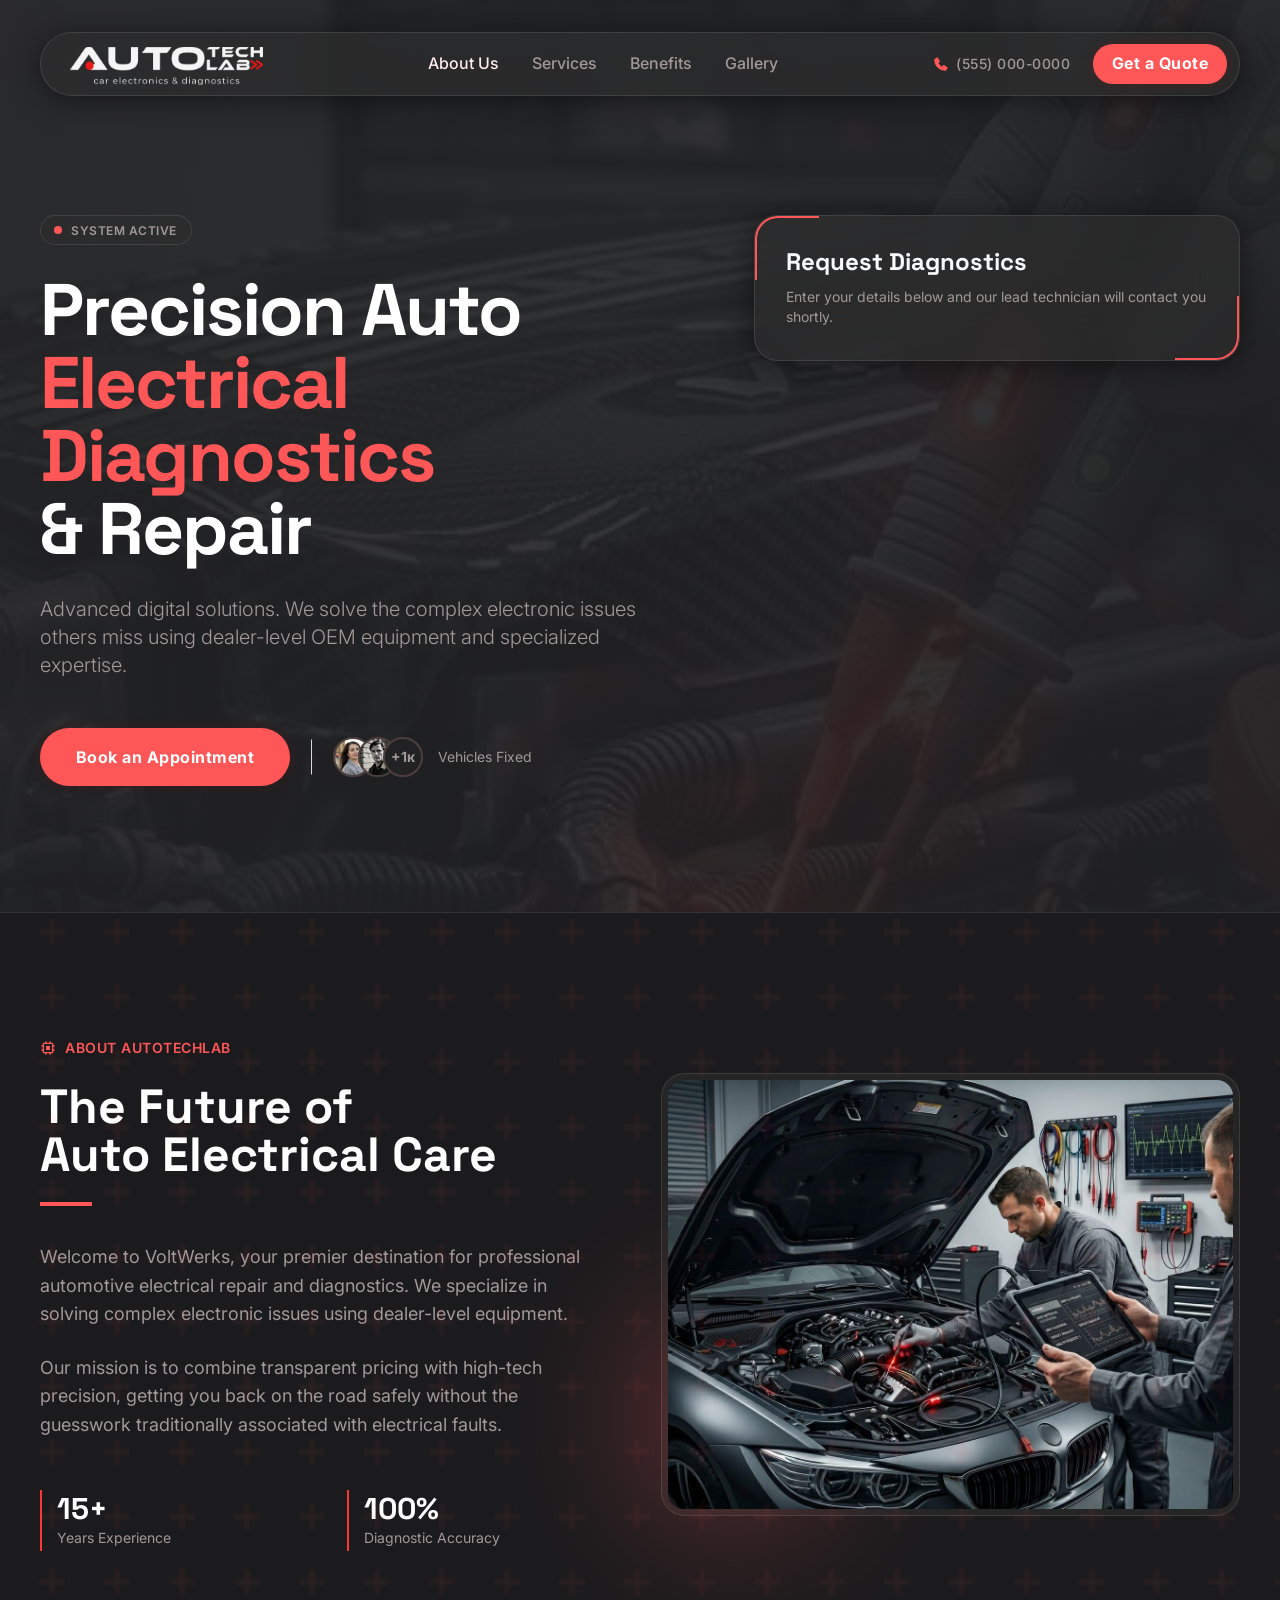
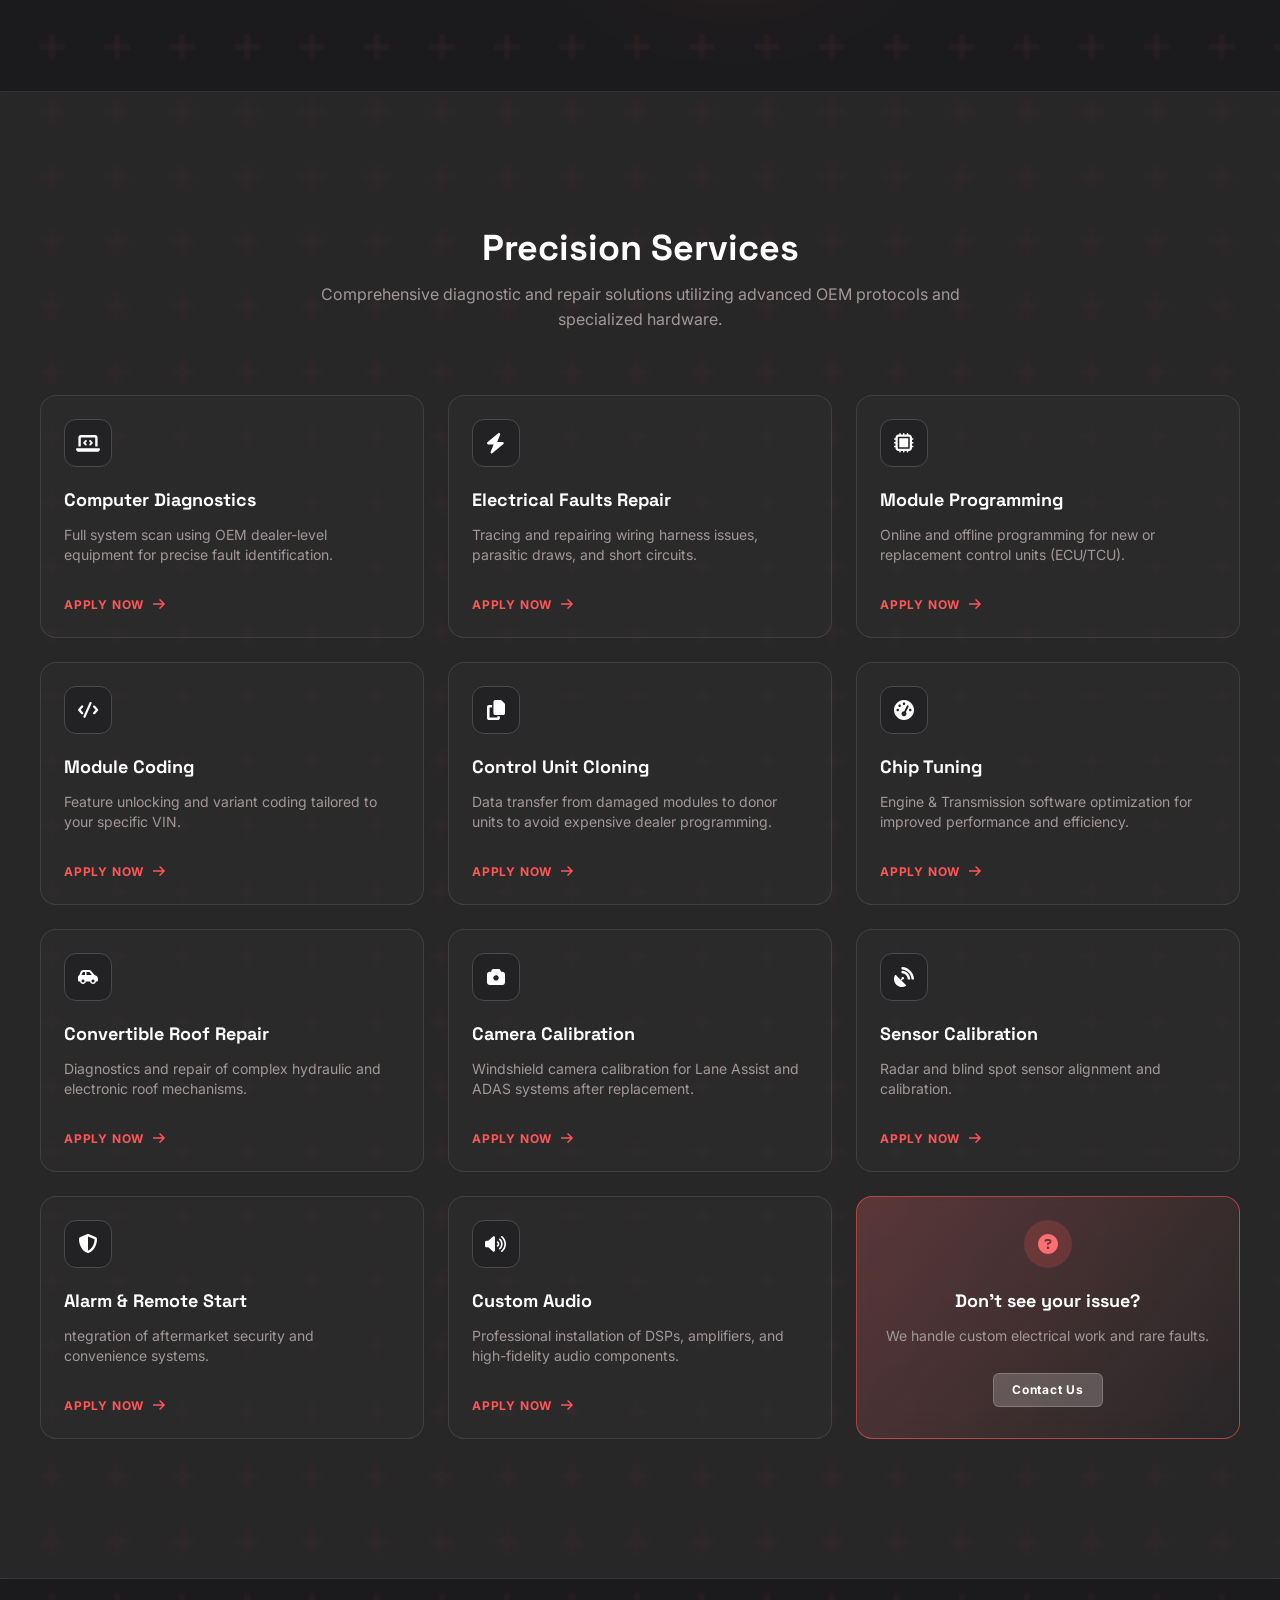
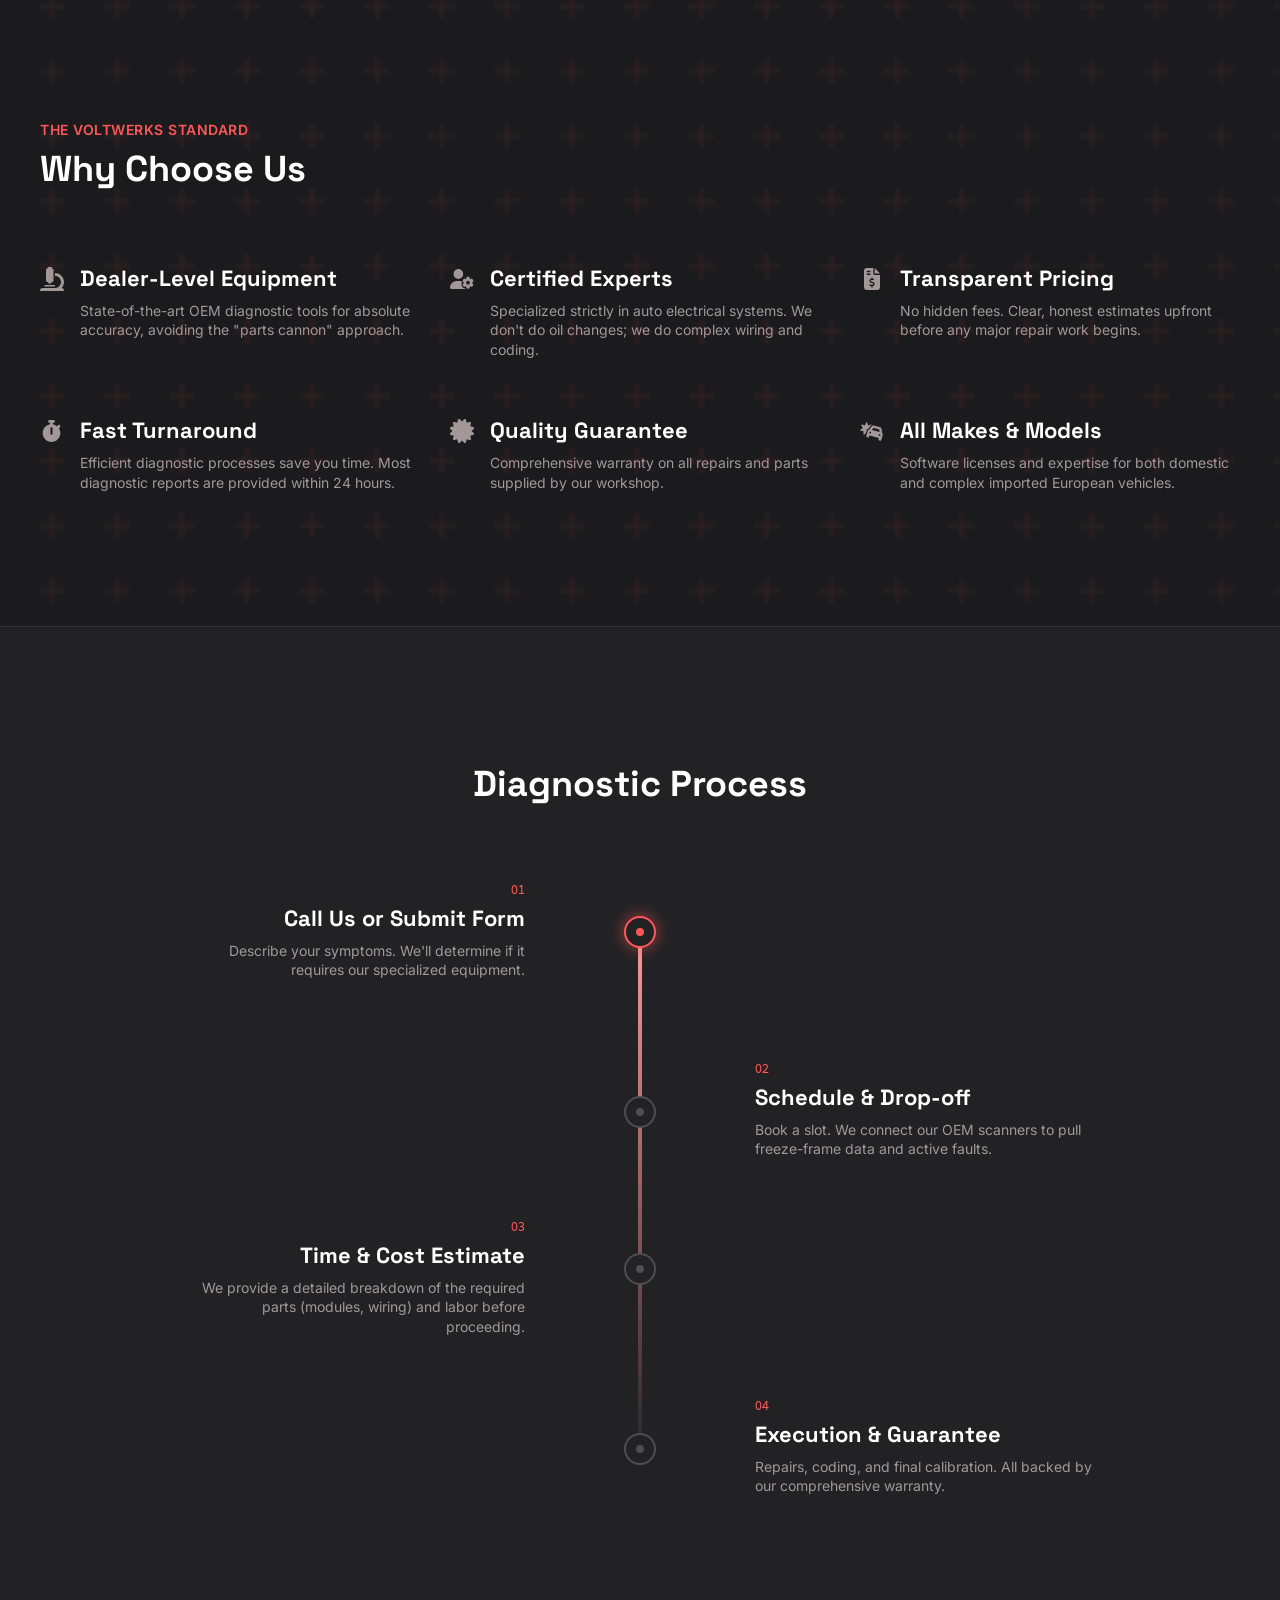
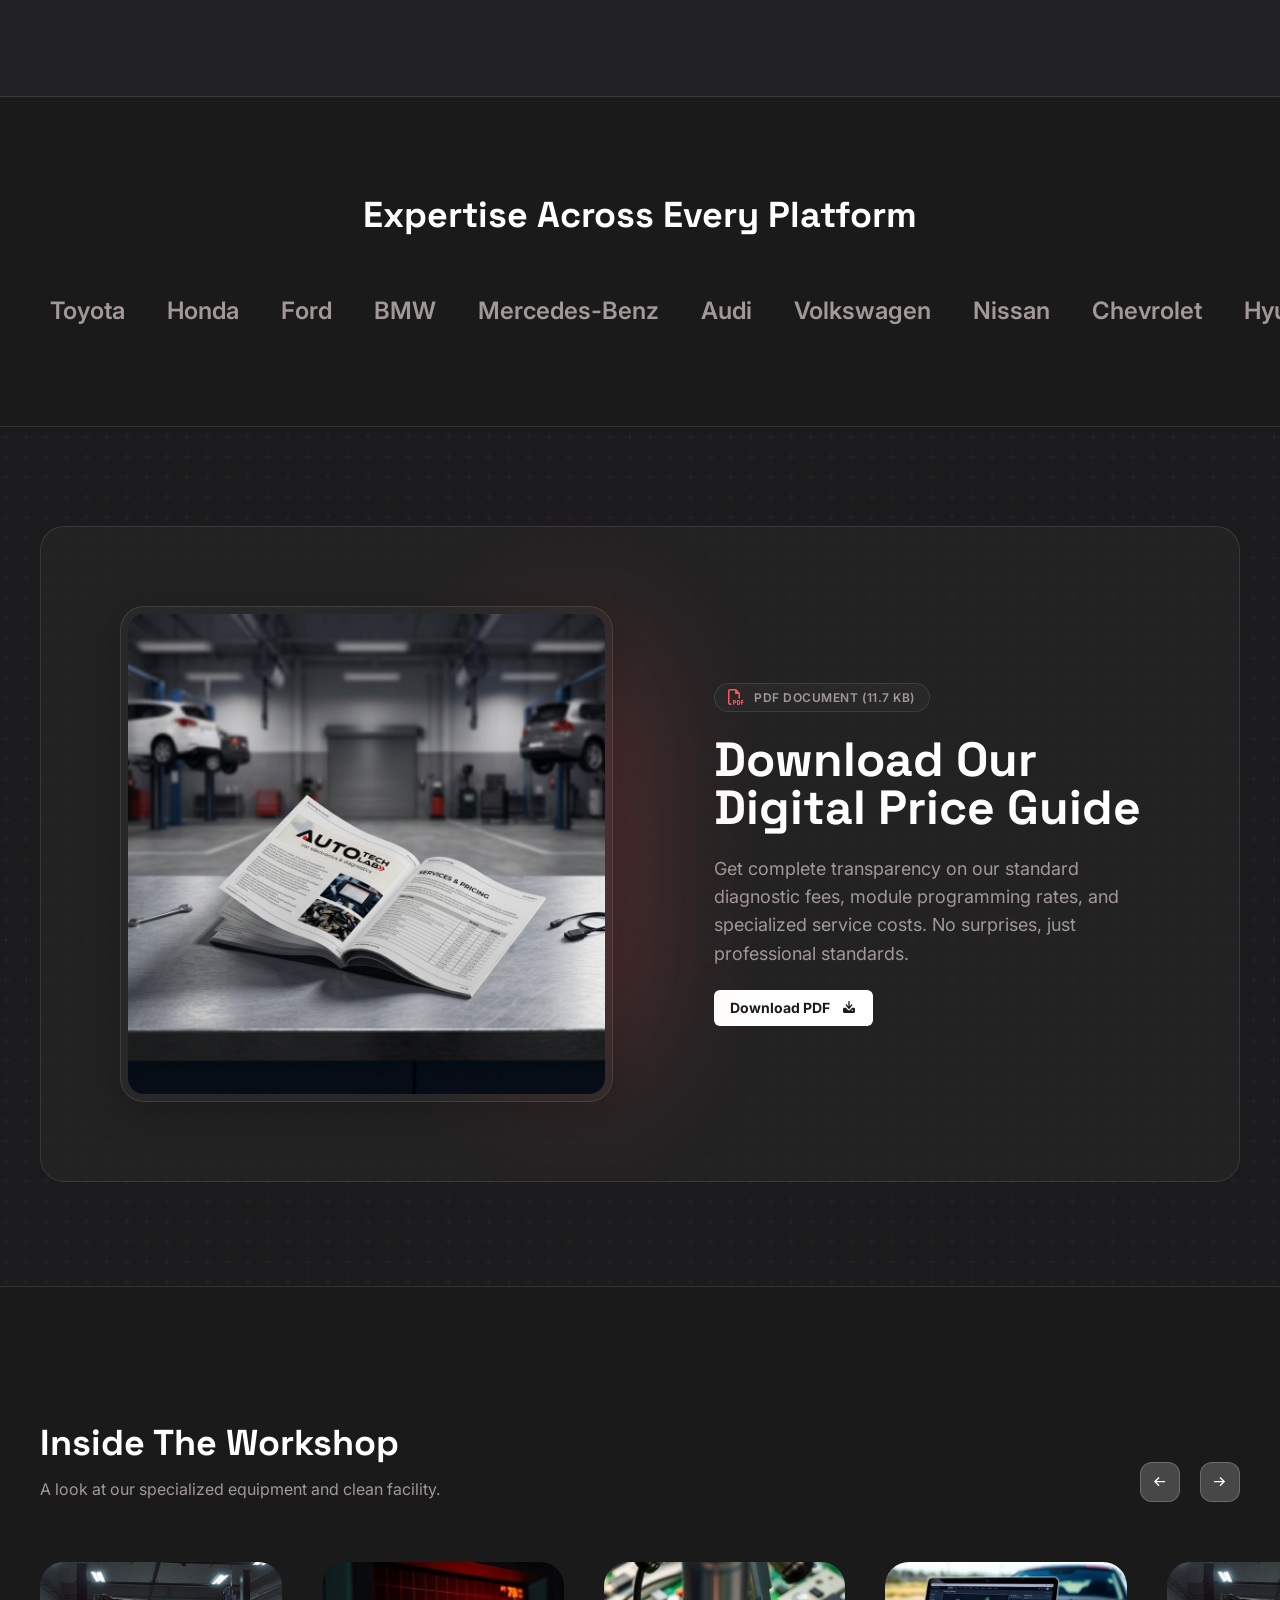
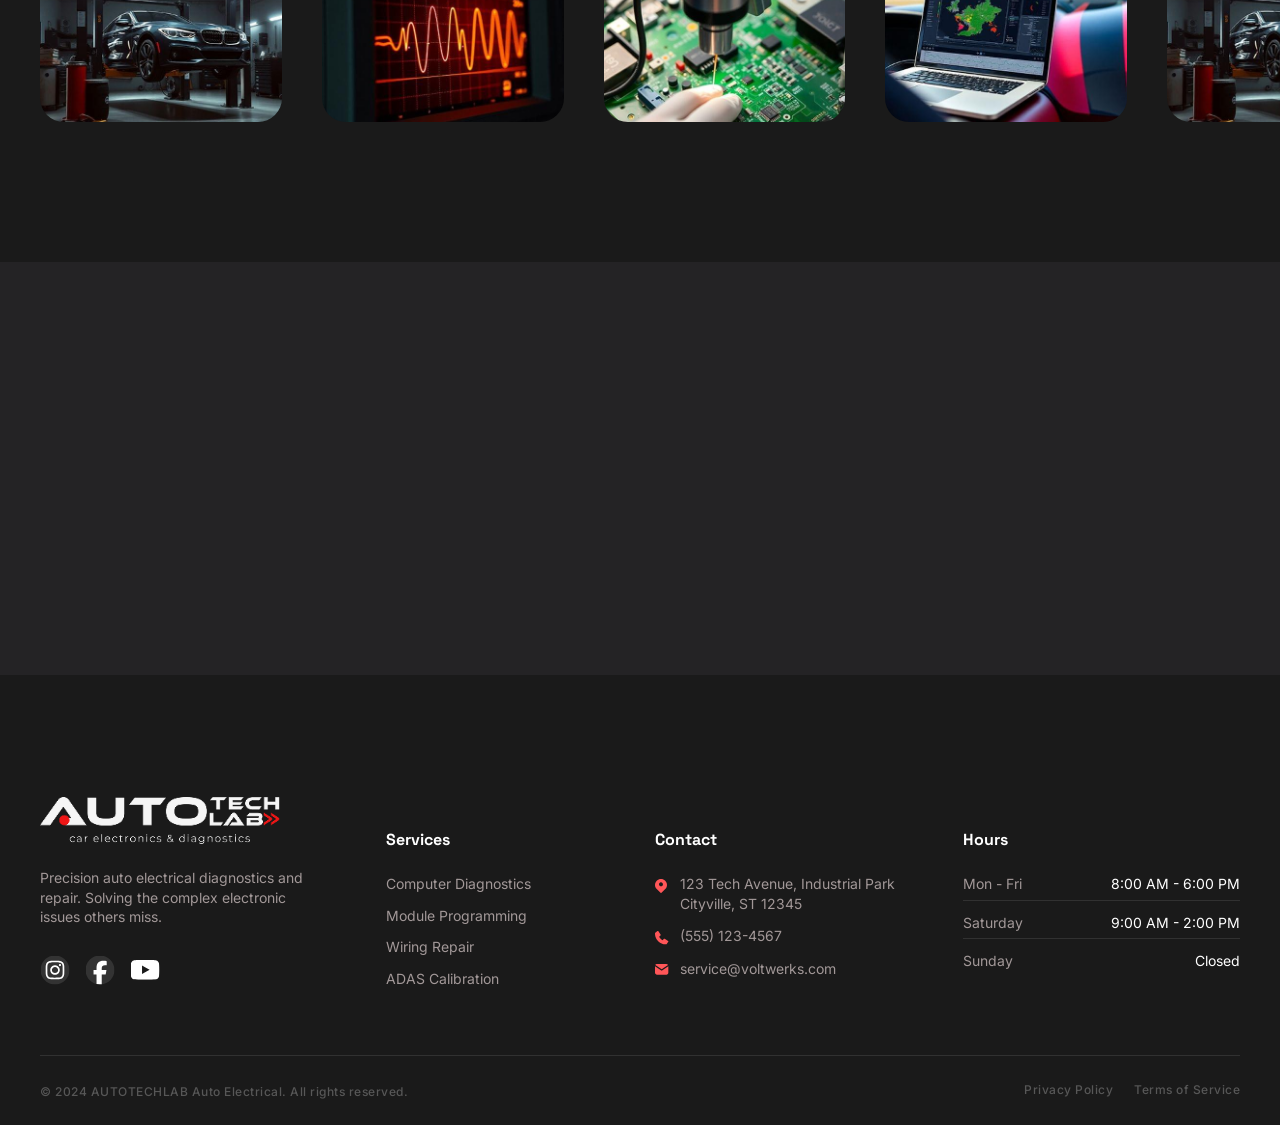
<file: index.html>
<!DOCTYPE html>
<html lang="en">
<head>
   <meta charset="UTF-8">
   <meta http-equiv="X-UA-Compatible" content="IE=edge">
   <meta name="viewport" content="width=device-width, initial-scale=1.0">
   <link rel="stylesheet" href="css/style.min.css?_v=20260517184951">
   <!--<link rel="icon" type="image/svg+xml" href="favicon.svg">-->
   <link rel="stylesheet" href="files/swiper/css/swiper-bundle.min.css?_v=20260517184951">
   <link rel="stylesheet" href="files/fancybox/fancybox.css?_v=20260517184951">
   <title>Precision Auto Electrical Diagnostics & Repair - Auto Tech Lab >> car electronics & diagnostic</title>
</head>

<body>
	<div class="wrapper">
		<header class="header"><!-- no-ad-disclosure-link -->
	<div class="header__wrapper lock-padding">
		<div id="header-container" class="n_container header-container">
			<div class="header__blockLogo">
				<a href="/">
					<img src="images/svg/logo.svg" alt="First National Van Lines">
				</a>
			</div>
			<div class="header__menu menu">
				<div class="menu__body">
					<nav class="menu-topmenu-container">
						<button id="close-menu"  class="menu__body-close-menu-btn" type="button">
							<img src="images/svg/close-menu.svg" alt="close menu">
						</button>
						<ul class="menu__list">
							<li class="menu-item current-menu-item current_page_item">
								<a href="#">About Us</a>
							</li>
							<li class="menu-item">
								<a href="#">Services</a>
							</li>
							<li class="menu-item">
								<a href="#">Benefits</a>
							</li>
							<li class="menu-item">
								<a href="#">Gallery</a>
							</li>
							<!--
							<li class="menu-item menu-item-has-children">
								<a href="#">Demo</a>
								<span class="menu__arrow">
									<svg width="10" height="10" viewBox="0 0 24 24">
										<path d="M0 7.33l2.829-2.83 9.175 9.339 9.167-9.339 2.829 2.83-11.996 12.17z" fill="currentColor" />
									</svg>
								</span>
								<ul class="menu__sub-list">
									<li class="menu-item">
										<a href="#">Sub menu item 1</a>
									</li>
									<li class="menu-item current-menu-item current_page_item">
										<a href="#">Sub menu item 2</a>
									</li>
									<li class="menu-item">
										<a href="#">Sub menu item 3</a>
									</li>
									<li class="menu-item">
										<a href="#">Sub menu item 4</a>
									</li>
									<li class="menu-item">
										<a href="#">Sub menu item 5</a>
									</li>
								</ul>
							</li>
							-->
						</ul>
						<div class="menu__body-bottom">
							<p class="header__wrap-phone">
								<img src="images/svg/header-phone-icon-mobile.svg" alt="">
								<a href="tel:5550000000" class="header__phone">(555) 000-0000</a>
							</p>
							<div class="header__social">
								<a href="https://instagram.com/" rel="noopener noreferrer" target="_blank">
									<img src="images/svg/header-instagram-icon.svg" alt="">
								</a>
								<a href="https://facebook.com/" rel="noopener noreferrer" target="_blank">
									<img src="images/svg/header-facebook-icon.svg" alt="">
								</a>
								<a href="https://youtube.com/" rel="noopener noreferrer" target="_blank">
									<img src="images/svg/header-youtube-icon.svg" alt="">
								</a>
							</div>
							<a href="#" class="header__btn">Get a Quote</a>
						</div>
					</nav>
				</div>
			</div>
			<div class="header__right">
				<p class="header__wrap-phone desktop">
					<img src="images/svg/header-phone-icon.svg" alt="">
					<a href="tel:5550000000" class="header__phone">(555) 000-0000</a>
				</p>
				<a href="#" class="header__btn desktop">Get a Quote</a>
				<button type="button" class="menu__icon">
					<span></span>
				</button>
			</div>
		</div>
	</div>
</header>
		<main class="main">

			<section class="fs">
				<div class="n_container">
					<div class="fs__columns">
						<div class="fs__column content">
							<div class="fs__label">System Active</div>
							<h1 class="fs__title">Precision Auto <span>Electrical Diagnostics</span> & Repair</h1>
							<p class="fs__desc">Advanced digital solutions. We solve the complex electronic issues others miss using dealer-level OEM equipment and specialized expertise.</p>
							<div class="fs__wrap-button">
								<a href="#" class="fs__button">Book an Appointment</a>
								<div class="fs__wrap-button-block-reviews">
									<div class="fs__wrap-button-wrap-reviews">
										<div class="fs__wrap-button-review">
											<img src="images/fs-wrap-button-review-1.jpg" alt="">
										</div>
										<div class="fs__wrap-button-review">
											<img src="images/fs-wrap-button-review-2.jpg" alt="">
										</div>
										<div class="fs__wrap-button-review">
											<span>+1к</span>
										</div>
									</div>
									<p>Vehicles Fixed</p>
								</div>
							</div>
						</div>
						<div class="fs__column block-form">
							<div class="block-form-bg"></div>
							<h2 class="fs__block-form-title">Request Diagnostics</h2>
							<p class="fs__block-form-desc">Enter your details below and our lead technician will contact you shortly.</p>
								
						</div>
					</div>
				</div>
				<picture>
					<source media="(min-width:576px)" srcset="images/fs-bg.jpg">
					<source media="(max-width:575px)" srcset="images/fs-bg-mobile.jpg">
					<img class="fs__bg" src="images/fs-bg.jpg" alt="">
				</picture>
			</section>

			<div class="blocks-with-dots">

				<section class="about">
					<div class="n_container">
						<div class="about__items">
							<div class="about__block-image">
								<img src="images/about-image.jpg" alt="">
							</div>
							<div class="about__content">
								<h3 class="about__above-title">
									<img src="images/svg/about-above-title-icon.svg" alt="">
									About AUTOTECHLAB
								</h3>
								<h2 class="about__title">The Future of<br> Auto Electrical Care</h2>
								<div class="about__desc">
									<p>Welcome to VoltWerks, your premier destination for professional automotive electrical repair and diagnostics. We specialize in solving complex electronic issues using dealer-level equipment.</p>
									<p>Our mission is to combine transparent pricing with high-tech precision, getting you back on the road safely without the guesswork traditionally associated with electrical faults.</p>
								</div>
								<div class="about__counters">
									<div class="about__counter">
										<p class="about__counter-num">15+</p>
										<p class="about__counter-text">Years Experience</p>
									</div>
									<div class="about__counter">
										<p class="about__counter-num">100%</p>
										<p class="about__counter-text">Diagnostic Accuracy</p>
									</div>
								</div>
							</div>
						</div>
					</div>
				</section>

				<section class="services">
					<div class="n_container">
						<h2 class="n_sec-title">Precision Services</h2>
						<p class="services__desc">Comprehensive diagnostic and repair solutions utilizing advanced OEM protocols and specialized hardware.</p>
						<div class="services__items">
							<a href="#" class="services__item">
								<div class="services__item-bg"></div>
								<div class="services__item-block-icon">
									<img src="images/svg/services-item-block-icon-1.svg" alt="">
								</div>
								<h3 class="services__name">Computer Diagnostics</h3>
								<p class="services__text">Full system scan using OEM dealer-level equipment for precise fault identification.</p>
								<div class="services__permalink">Apply Now</div>
							</a>
							<div class="services__item">
								<div class="services__item-bg"></div>
								<div class="services__item-block-icon">
									<img src="images/svg/services-item-block-icon-2.svg" alt="">
								</div>
								<h3 class="services__name">Electrical Faults Repair</h3>
								<p class="services__text">Tracing and repairing wiring harness issues, parasitic draws, and short circuits.</p>
								<a href="#" class="services__permalink">Apply Now</a>
							</div>
							<div class="services__item">
								<div class="services__item-bg"></div>
								<div class="services__item-block-icon">
									<img src="images/svg/services-item-block-icon-3.svg" alt="">
								</div>
								<h3 class="services__name">Module Programming</h3>
								<p class="services__text">Online and offline programming for new or replacement control units (ECU/TCU).</p>
								<a href="#" class="services__permalink">Apply Now</a>
							</div>
							<div class="services__item">
								<div class="services__item-bg"></div>
								<div class="services__item-block-icon">
									<img src="images/svg/services-item-block-icon-4.svg" alt="">
								</div>
								<h3 class="services__name">Module Coding</h3>
								<p class="services__text">Feature unlocking and variant coding tailored to your specific VIN.</p>
								<a href="#" class="services__permalink">Apply Now</a>
							</div>
							<div class="services__item">
								<div class="services__item-bg"></div>
								<div class="services__item-block-icon">
									<img src="images/svg/services-item-block-icon-5.svg" alt="">
								</div>
								<h3 class="services__name">Control Unit Cloning</h3>
								<p class="services__text">Data transfer from damaged modules to donor units to avoid expensive dealer programming.</p>
								<a href="#" class="services__permalink">Apply Now</a>
							</div>
							<div class="services__item">
								<div class="services__item-bg"></div>
								<div class="services__item-block-icon">
									<img src="images/svg/services-item-block-icon-6.svg" alt="">
								</div>
								<h3 class="services__name">Chip Tuning</h3>
								<p class="services__text">Engine & Transmission software optimization for improved performance and efficiency.</p>
								<a href="#" class="services__permalink">Apply Now</a>
							</div>
							<div class="services__item">
								<div class="services__item-bg"></div>
								<div class="services__item-block-icon">
									<img src="images/svg/services-item-block-icon-7.svg" alt="">
								</div>
								<h3 class="services__name">Convertible Roof Repair</h3>
								<p class="services__text">Diagnostics and repair of complex hydraulic and electronic roof mechanisms.</p>
								<a href="#" class="services__permalink">Apply Now</a>
							</div>
							<div class="services__item">
								<div class="services__item-bg"></div>
								<div class="services__item-block-icon">
									<img src="images/svg/services-item-block-icon-8.svg" alt="">
								</div>
								<h3 class="services__name">Camera Calibration</h3>
								<p class="services__text">Windshield camera calibration for Lane Assist and ADAS systems after replacement.</p>
								<a href="#" class="services__permalink">Apply Now</a>
							</div>
							<div class="services__item">
								<div class="services__item-bg"></div>
								<div class="services__item-block-icon">
									<img src="images/svg/services-item-block-icon-9.svg" alt="">
								</div>
								<h3 class="services__name">Sensor Calibration</h3>
								<p class="services__text">Radar and blind spot sensor alignment and calibration.</p>
								<a href="#" class="services__permalink">Apply Now</a>
							</div>
							<div class="services__item">
								<div class="services__item-bg"></div>
								<div class="services__item-block-icon">
									<img src="images/svg/services-item-block-icon-10.svg" alt="">
								</div>
								<h3 class="services__name">Alarm & Remote Start</h3>
								<p class="services__text">ntegration of aftermarket security and convenience systems.</p>
								<a href="#" class="services__permalink">Apply Now</a>
							</div>
							<div class="services__item">
								<div class="services__item-bg"></div>
								<div class="services__item-block-icon">
									<img src="images/svg/services-item-block-icon-11.svg" alt="">
								</div>
								<h3 class="services__name">Custom Audio</h3>
								<p class="services__text">Professional installation of DSPs, amplifiers, and high-fidelity audio components.</p>
								<a href="#" class="services__permalink">Apply Now</a>
							</div>
							<div class="services__item contact-us">
								<div class="services__item-bg"></div>
								<div class="services__item-block-icon">
									<img src="images/svg/services-item-block-icon-12.svg" alt="">
								</div>
								<h3 class="services__name">Don't see your issue?</h3>
								<p class="services__text">We handle custom electrical work and rare faults.</p>
								<a href="#" class="services__permalink contact-us-btn">Contact Us</a>
							</div>
						</div>
					</div>
				</section>

				<section class="why-choose-us">
					<div class="n_container">
						<h3 class="about__above-title">The VoltWerks Standard</h3>
						<h2 class="n_sec-title">Why Choose Us</h2>
						<div class="why-choose-us__columns">
							<div class="why-choose-us__column">
								<div class="why-choose-us__column-block-icon">
									<img src="images/svg/why-choose-us-column-icon-1.svg" alt="">
								</div>
								<div class="why-choose-us__column-block-info">
									<h3 class="why-choose-us__column-block-title">Dealer-Level Equipment</h3>
									<p class="why-choose-us__column-block-text">State-of-the-art OEM diagnostic tools for absolute accuracy, avoiding the "parts cannon" approach.</p>
								</div>
							</div>
							<div class="why-choose-us__column">
								<div class="why-choose-us__column-block-icon">
									<img src="images/svg/why-choose-us-column-icon-2.svg" alt="">
								</div>
								<div class="why-choose-us__column-block-info">
									<h3 class="why-choose-us__column-block-title">Certified Experts</h3>
									<p class="why-choose-us__column-block-text">Specialized strictly in auto electrical systems. We don't do oil changes; we do complex wiring and coding.</p>
								</div>
							</div>
							<div class="why-choose-us__column">
								<div class="why-choose-us__column-block-icon">
									<img src="images/svg/why-choose-us-column-icon-3.svg" alt="">
								</div>
								<div class="why-choose-us__column-block-info">
									<h3 class="why-choose-us__column-block-title">Transparent Pricing</h3>
									<p class="why-choose-us__column-block-text">No hidden fees. Clear, honest estimates upfront before any major repair work begins.</p>
								</div>
							</div>
							<div class="why-choose-us__column">
								<div class="why-choose-us__column-block-icon">
									<img src="images/svg/why-choose-us-column-icon-4.svg" alt="">
								</div>
								<div class="why-choose-us__column-block-info">
									<h3 class="why-choose-us__column-block-title">Fast Turnaround</h3>
									<p class="why-choose-us__column-block-text">Efficient diagnostic processes save you time. Most diagnostic reports are provided within 24 hours.</p>
								</div>
							</div>
							<div class="why-choose-us__column">
								<div class="why-choose-us__column-block-icon">
									<img src="images/svg/why-choose-us-column-icon-5.svg" alt="">
								</div>
								<div class="why-choose-us__column-block-info">
									<h3 class="why-choose-us__column-block-title">Quality Guarantee</h3>
									<p class="why-choose-us__column-block-text">Comprehensive warranty on all repairs and parts supplied by our workshop.</p>
								</div>
							</div>
							<div class="why-choose-us__column">
								<div class="why-choose-us__column-block-icon">
									<img src="images/svg/why-choose-us-column-icon-6.svg" alt="">
								</div>
								<div class="why-choose-us__column-block-info">
									<h3 class="why-choose-us__column-block-title">All Makes & Models</h3>
									<p class="why-choose-us__column-block-text">Software licenses and expertise for both domestic and complex imported European vehicles.</p>
								</div>
							</div>
						</div>
					</div>
				</section>

				<picture>
					<source media="(min-width:576px)" srcset="images/blocks-with-dots.png">
					<source media="(max-width:575px)" srcset="images/blocks-with-dots-mobile.png">
					<img class="blocks-with-dots__bg" src="images/blocks-with-dots.png" alt="">
				</picture>
			</div>

			<section class="diagnostic-process">
				<div class="n_container">
					<h2 class="n_sec-title">Diagnostic Process</h2>
					<div class="diagnostic-process__items">
						<div class="diagnostic-process__item">
							<div class="diagnostic-process__item-content">
								<h3 class="diagnostic-process__item-title">
									Call Us or Submit Form
									<span class="diagnostic-process__item-circle"></span>
								</h3>
								<p class="diagnostic-process__item-text">Describe your symptoms. We'll determine if it requires our specialized equipment.</p>
							</div>
						</div>
						<div class="diagnostic-process__item">
							<div class="diagnostic-process__item-content">
								<h3 class="diagnostic-process__item-title">
									Schedule & Drop-off
									<span class="diagnostic-process__item-circle"></span>
								</h3>
								<p class="diagnostic-process__item-text">Book a slot. We connect our OEM scanners to pull freeze-frame data and active faults.</p>
							</div>
						</div>
						<div class="diagnostic-process__item">
							<div class="diagnostic-process__item-content">
								<h3 class="diagnostic-process__item-title">
									Time & Cost Estimate
									<span class="diagnostic-process__item-circle"></span>
								</h3>
								<p class="diagnostic-process__item-text">We provide a detailed breakdown of the required parts (modules, wiring) and labor before proceeding.</p>
							</div>
						</div>
						<div class="diagnostic-process__item">
							<div class="diagnostic-process__item-content">
							<h3 class="diagnostic-process__item-title">
								Execution & Guarantee
								<span class="diagnostic-process__item-circle"></span>
							</h3>
							<p class="diagnostic-process__item-text">Repairs, coding, and final calibration. All backed by our comprehensive warranty.</p>
						</div>
						</div>
					</div>
				</div>
			</section>

			<section class="every-platform">
				<div class="n_container">
					<h2 class="n_sec-title">Expertise Across Every Platform</h2>
				</div>
				<div class="every-platform__tracks">
					<ul class="every-platform__list" data-multiply="3" data-speed="20">
						<li>Toyota</li>
						<li>Honda</li>
						<li>Ford</li>
						<li>BMW</li>
						<li>Mercedes-Benz</li>
						<li>Audi</li>
						<li>Volkswagen</li>
						<li>Nissan</li>
						<li>Chevrolet</li>
						<li>Hyundai</li>
					</ul>
					<ul class="every-platform__list every-platform__list--mobile" data-multiply="3" data-speed="20" data-direction="reverse">
						<li>Toyota</li>
						<li>Honda</li>
						<li>Ford</li>
						<li>BMW</li>
						<li>Mercedes-Benz</li>
						<li>Audi</li>
						<li>Volkswagen</li>
						<li>Nissan</li>
						<li>Chevrolet</li>
						<li>Hyundai</li>
					</ul>
				</div>
			</section>

			<section class="digital-price-guide">
				<div class="n_container">
					<div class="digital-price-guide__block">
						<div class="digital-price-guide__block-image">
							<img src="images/digital-price-guide-img.jpg" alt="">
						</div>
						<div class="digital-price-guide__block-info">
							<div class="digital-price-guide__block-label">
								<img src="images/svg/digital-price-guide-pdf-icon.svg" alt="">
								PDF Document <span id="pdf-size"></span>
							</div>
							<h2 class="digital-price-guide__block-title">Download Our Digital Price Guide</h2>
							<p class="digital-price-guide__block-text">Get complete transparency on our standard diagnostic fees, module programming rates, and specialized service costs. No surprises, just professional standards.</p>
							<a id="pdf-link" class="digital-price-guide__block-btn" href="files/pdf-blank.pdf" download>
								Download PDF
								<svg width="16" height="16" viewBox="0 0 16 16" fill="none" xmlns="http://www.w3.org/2000/svg">
									<path fill-rule="evenodd" clip-rule="evenodd" d="M8.6667 7.43333V2.66667C8.6667 2.48986 8.59647 2.32029 8.47144 2.19526C8.34642 2.07024 8.17685 2 8.00004 2C7.82323 2 7.65366 2.07024 7.52863 2.19526C7.40361 2.32029 7.33337 2.48986 7.33337 2.66667V7.43333L5.85337 5.58267C5.79973 5.51127 5.7323 5.45137 5.65507 5.40654C5.57784 5.3617 5.49239 5.33284 5.40379 5.32166C5.3152 5.31049 5.22526 5.31722 5.13931 5.34147C5.05337 5.36573 4.97317 5.407 4.90348 5.46283C4.8338 5.51867 4.77604 5.58795 4.73363 5.66654C4.69123 5.74513 4.66505 5.83144 4.65665 5.92034C4.64824 6.00924 4.65778 6.09893 4.68471 6.18408C4.71163 6.26922 4.75538 6.34809 4.81337 6.416L7.48004 9.74933C7.5425 9.8272 7.62166 9.89004 7.71166 9.93322C7.80166 9.9764 7.90021 9.99881 8.00004 9.99881C8.09986 9.99881 8.19841 9.9764 8.28841 9.93322C8.37841 9.89004 8.45757 9.8272 8.52004 9.74933L11.1867 6.416C11.2447 6.34809 11.2884 6.26922 11.3154 6.18408C11.3423 6.09893 11.3518 6.00924 11.3434 5.92034C11.335 5.83144 11.3088 5.74513 11.2664 5.66654C11.224 5.58795 11.1663 5.51867 11.0966 5.46283C11.0269 5.407 10.9467 5.36573 10.8608 5.34147C10.7748 5.31722 10.6849 5.31049 10.5963 5.32166C10.5077 5.33284 10.4222 5.3617 10.345 5.40654C10.2678 5.45137 10.2003 5.51127 10.1467 5.58267L8.6667 7.43333Z" fill="#1A1A1A"/>
									<path fill-rule="evenodd" clip-rule="evenodd" d="M6.438 10.5825L4.90533 8.6665H3.33333C2.97971 8.6665 2.64057 8.80698 2.39052 9.05703C2.14048 9.30708 2 9.64622 2 9.99984V12.6665C2 13.0201 2.14048 13.3593 2.39052 13.6093C2.64057 13.8594 2.97971 13.9998 3.33333 13.9998H12.6667C13.0203 13.9998 13.3594 13.8594 13.6095 13.6093C13.8595 13.3593 14 13.0201 14 12.6665V9.99984C14 9.64622 13.8595 9.30708 13.6095 9.05703C13.3594 8.80698 13.0203 8.6665 12.6667 8.6665H11.0947L9.56133 10.5825C9.37396 10.8167 9.13632 11.0057 8.86599 11.1357C8.59567 11.2656 8.29959 11.333 7.99967 11.333C7.69975 11.333 7.40366 11.2656 7.13334 11.1357C6.86302 11.0057 6.62537 10.8167 6.438 10.5825ZM11.3333 10.6665C11.1565 10.6665 10.987 10.7367 10.8619 10.8618C10.7369 10.9868 10.6667 11.1564 10.6667 11.3332C10.6667 11.51 10.7369 11.6796 10.8619 11.8046C10.987 11.9296 11.1565 11.9998 11.3333 11.9998H11.34C11.5168 11.9998 11.6864 11.9296 11.8114 11.8046C11.9364 11.6796 12.0067 11.51 12.0067 11.3332C12.0067 11.1564 11.9364 10.9868 11.8114 10.8618C11.6864 10.7367 11.5168 10.6665 11.34 10.6665H11.3333Z" fill="#1A1A1A"/>
								</svg>
							</a>
						</div>
					</div>
					<img class="digital-price-guide__bg" src="images/digital-price-guide-bg.png" alt="">
				</div>
			</section>

			<section class="inside-workshop">
				<div class="n_container">
					<div class="inside-workshop__wrap-head">
						<h2 class="n_sec-title">Inside The Workshop</h2>
						<p class="inside-workshop__desc">A look at our specialized equipment and clean facility.</p>
						<div data-da="inside-workshop__slider, last, 660" class="custom-swiper-wrap-buttons">
							<div id="inside-workshop-btn-prev" class="custom-swiper-btn swiper-button-prev">
								<img src="images/svg/custom-swiper-arrow-left.svg" alt="arrow">
							</div>
							<div id="inside-workshop-btn-next" class="custom-swiper-btn swiper-button-next">
								<img src="images/svg/custom-swiper-arrow-right.svg" alt="arrow">
							</div>
						</div>
					</div>
				</div>
				<div class="inside-workshop__slider swiper-conteiner">
					<div class="swiper-wrapper">
						<div class="swiper-slide">
							<a href="images/inside-workshop-image-1.jpg" class="inside-workshop__slider-block-image fancybox-zoom-image">
								<img src="images/inside-workshop-image-preview-1.jpg" loading="lazy" alt="">
								<div class="swiper-lazy-preloader"></div>
							</a>
						</div>
						<div class="swiper-slide">
							<a href="images/inside-workshop-image-2.jpg" class="inside-workshop__slider-block-image fancybox-zoom-image">
								<img src="images/inside-workshop-image-preview-2.jpg" loading="lazy" alt="">
								<div class="swiper-lazy-preloader"></div>
							</a>
						</div>
						<div class="swiper-slide">
							<a href="images/inside-workshop-image-3.jpg" class="inside-workshop__slider-block-image fancybox-zoom-image">
								<img src="images/inside-workshop-image-preview-3.jpg" loading="lazy" alt="">
								<div class="swiper-lazy-preloader"></div>
							</a>
						</div>
						<div class="swiper-slide">
							<a href="images/inside-workshop-image-4.jpg" class="inside-workshop__slider-block-image fancybox-zoom-image">
								<img src="images/inside-workshop-image-preview-4.jpg" loading="lazy" alt="">
								<div class="swiper-lazy-preloader"></div>
							</a>
						</div>
						<div class="swiper-slide">
							<a href="images/inside-workshop-image-1.jpg" class="inside-workshop__slider-block-image fancybox-zoom-image">
								<img src="images/inside-workshop-image-preview-1.jpg" loading="lazy" alt="">
								<div class="swiper-lazy-preloader"></div>
							</a>
						</div>
						<div class="swiper-slide">
							<a href="images/inside-workshop-image-2.jpg" class="inside-workshop__slider-block-image fancybox-zoom-image">
								<img src="images/inside-workshop-image-preview-2.jpg" loading="lazy" alt="">
								<div class="swiper-lazy-preloader"></div>
							</a>
						</div>
						<div class="swiper-slide">
							<a href="images/inside-workshop-image-3.jpg" class="inside-workshop__slider-block-image fancybox-zoom-image">
								<img src="images/inside-workshop-image-preview-3.jpg" loading="lazy" alt="">
								<div class="swiper-lazy-preloader"></div>
							</a>
						</div>
						<div class="swiper-slide">
							<a href="images/inside-workshop-image-4.jpg" class="inside-workshop__slider-block-image fancybox-zoom-image">
								<img src="images/inside-workshop-image-preview-4.jpg" loading="lazy" alt="">
								<div class="swiper-lazy-preloader"></div>
							</a>
						</div>
					</div>
				</div>
			</section>

			<div class="block-wrap-map black-and-white">
				<iframe src="https://www.google.com/maps/embed?pb=!1m18!1m12!1m3!1d25874.989886167692!2d-76.72127596316787!3d37.271412613060264!2m3!1f0!2f0!3f0!3m2!1i1024!2i768!4f13.1!3m3!1m2!1s0x89b08c03a4af3d6f%3A0x6cc875b70b743c48!2z0KPQuNC70YzRj9C80YHQsdC10YDQsyDQn9GA0LXQvNC40YPQvCDQkNGD0YLQu9C10YLRgQ!5e0!3m2!1sen!2sen!4v1778781232778!5m2!1sen!2sen" allowfullscreen="" loading="lazy" referrerpolicy="no-referrer-when-downgrade"></iframe>
			</div>

		</main>
		<footer class="footer">
    <div class="n_container">
        <div class="footer__columns">
            <div class="footer__column">
                <div class="footer__blockLogo">
                    <img src="images/footer-logo.png" alt="">
                </div>
                <p class="footer__text">Precision auto electrical diagnostics and repair. Solving the complex electronic issues others miss.</p>
                <div class="footer__social">
                    <a href="https://instagram.com/" rel="noopener noreferrer" target="_blank">
                        <img src="images/svg/footer-instagram-icon.svg" alt="">
                    </a>
                    <a href="https://facebook.com/" rel="noopener noreferrer" target="_blank">
                        <img src="images/svg/footer-facebook-icon.svg" alt="">
                    </a>
                    <a href="https://youtube.com/" rel="noopener noreferrer" target="_blank">
                        <img src="images/svg/footer-youtube-icon.svg" alt="">
                    </a>
                </div>
            </div>
            <div class="footer__column">
                <div class="footer__columnBlock">
                    <h2 class="footer__title">Services</h2>
                    <nav class="footer__nav">
						<ul>
							<li class="menu-item">
								<a href="#">Computer Diagnostics</a>
							</li>
							<li class="menu-item">
								<a href="#">Module Programming</a>
							</li>
							<li class="menu-item">
								<a href="#">Wiring Repair</a>
							</li>
							<li class="menu-item">
								<a href="#">ADAS Calibration</a>
							</li>
						</ul>
					</nav>
                </div>
            </div>
            <div class="footer__column">
                <div class="footer__columnBlock">
                    <h2 class="footer__title">Contact</h2>
                    <ul class="footer__contact-list">
                        <li ><!-- class="no-icon" -->
                            <img src="images/svg/footer-contact-list-location-icon.svg" alt="">
                            <address>123 Tech Avenue, Industrial Park<br> Cityville, ST 12345</address>
                        </li>
                        <li>
                            <img src="images/svg/footer-contact-list-tel-icon.svg" alt="">
                            <a href="tel:5551234567">(555) 123-4567</a>
                        </li>
                        <li>
                            <img src="images/svg/footer-contact-list-email-icon.svg" alt="">
                            <a href="mailto:service@voltwerks.com">service@voltwerks.com</a>
                        </li>
                    </ul>
                </div>
            </div>
            <div class="footer__column">
                <div class="footer__columnBlock">
                    <h2 class="footer__title">Hours</h2>
                    <ul class="footer__work-schedule-list">
                        <li>Mon - Fri <span>8:00 AM - 6:00 PM</span></li>
                        <li>Saturday <span>9:00 AM - 2:00 PM</span></li>
                        <li>Sunday <span>Closed</span></li>
                    </ul>
                </div>
            </div>
        </div>
        <div class="footer__bottom">
            <p class="footer__copyright">&copy; 2024 AUTOTECHLAB Auto Electrical. All rights reserved.</p>
            <nav class="footer__nav">
                <ul>
                    <li class="menu-item">
                        <a href="#">Privacy Policy</a>
                    </li>
                    <li class="menu-item">
                        <a href="#">Terms of Service</a>
                    </li>
                </ul>
            </nav>
        </div>
    </div>
</footer>
	</div>
	
   <script src="js/script.min.js?_v=20260517184951"></script>
   <script src="files/js/js-code-to-replace-img-with-svg.js?_v=20260517184951"></script>

	<script src="files/swiper/js/swiper-bundle.min.js?_v=20260517184951"></script>
   <script src="files/swiper/js/init.js?_v=20260517184951"></script>

   <script src="files/fancybox/fancybox.umd.js?_v=20260517184951"></script>
   <script src="files/fancybox/fancybox.init.js?_v=20260517184951"></script>

</body>
</html>
</file>
<file: css/style.min.css>
@charset "UTF-8";@font-face{font-family:Inter;font-style:normal;font-weight:400;font-display:swap;src:url(../files/fonts/Inter/400/cyrillic-ext.woff2) format("woff2");unicode-range:U+0460-052F,U+1C80-1C8A,U+20B4,U+2DE0-2DFF,U+A640-A69F,U+FE2E-FE2F}@font-face{font-family:Inter;font-style:normal;font-weight:400;font-display:swap;src:url(../files/fonts/Inter/400/cyrillic.woff2) format("woff2");unicode-range:U+0301,U+0400-045F,U+0490-0491,U+04B0-04B1,U+2116}@font-face{font-family:Inter;font-style:normal;font-weight:400;font-display:swap;src:url(../files/fonts/Inter/400/greek-ext.woff2) format("woff2");unicode-range:U+1F00-1FFF}@font-face{font-family:Inter;font-style:normal;font-weight:400;font-display:swap;src:url(../files/fonts/Inter/400/greek.woff2) format("woff2");unicode-range:U+0370-0377,U+037A-037F,U+0384-038A,U+038C,U+038E-03A1,U+03A3-03FF}@font-face{font-family:Inter;font-style:normal;font-weight:400;font-display:swap;src:url(../files/fonts/Inter/400/vietnamese.woff2) format("woff2");unicode-range:U+0102-0103,U+0110-0111,U+0128-0129,U+0168-0169,U+01A0-01A1,U+01AF-01B0,U+0300-0301,U+0303-0304,U+0308-0309,U+0323,U+0329,U+1EA0-1EF9,U+20AB}@font-face{font-family:Inter;font-style:normal;font-weight:400;font-display:swap;src:url(../files/fonts/Inter/400/latin-ext.woff2) format("woff2");unicode-range:U+0100-02BA,U+02BD-02C5,U+02C7-02CC,U+02CE-02D7,U+02DD-02FF,U+0304,U+0308,U+0329,U+1D00-1DBF,U+1E00-1E9F,U+1EF2-1EFF,U+2020,U+20A0-20AB,U+20AD-20C0,U+2113,U+2C60-2C7F,U+A720-A7FF}@font-face{font-family:Inter;font-style:normal;font-weight:400;font-display:swap;src:url(../files/fonts/Inter/400/latin.woff2) format("woff2");unicode-range:U+0000-00FF,U+0131,U+0152-0153,U+02BB-02BC,U+02C6,U+02DA,U+02DC,U+0304,U+0308,U+0329,U+2000-206F,U+20AC,U+2122,U+2191,U+2193,U+2212,U+2215,U+FEFF,U+FFFD}@font-face{font-family:Inter;font-style:normal;font-weight:300;font-display:swap;src:url(../files/fonts/Inter/300/cyrillic-ext.woff2) format("woff2");unicode-range:U+0460-052F,U+1C80-1C8A,U+20B4,U+2DE0-2DFF,U+A640-A69F,U+FE2E-FE2F}@font-face{font-family:Inter;font-style:normal;font-weight:300;font-display:swap;src:url(../files/fonts/Inter/300/cyrillic.woff2) format("woff2");unicode-range:U+0301,U+0400-045F,U+0490-0491,U+04B0-04B1,U+2116}@font-face{font-family:Inter;font-style:normal;font-weight:300;font-display:swap;src:url(../files/fonts/Inter/300/greek-ext.woff2) format("woff2");unicode-range:U+1F00-1FFF}@font-face{font-family:Inter;font-style:normal;font-weight:300;font-display:swap;src:url(../files/fonts/Inter/300/greek.woff2) format("woff2");unicode-range:U+0370-0377,U+037A-037F,U+0384-038A,U+038C,U+038E-03A1,U+03A3-03FF}@font-face{font-family:Inter;font-style:normal;font-weight:300;font-display:swap;src:url(../files/fonts/Inter/300/vietnamese.woff2) format("woff2");unicode-range:U+0102-0103,U+0110-0111,U+0128-0129,U+0168-0169,U+01A0-01A1,U+01AF-01B0,U+0300-0301,U+0303-0304,U+0308-0309,U+0323,U+0329,U+1EA0-1EF9,U+20AB}@font-face{font-family:Inter;font-style:normal;font-weight:300;font-display:swap;src:url(../files/fonts/Inter/300/latin-ext.woff2) format("woff2");unicode-range:U+0100-02BA,U+02BD-02C5,U+02C7-02CC,U+02CE-02D7,U+02DD-02FF,U+0304,U+0308,U+0329,U+1D00-1DBF,U+1E00-1E9F,U+1EF2-1EFF,U+2020,U+20A0-20AB,U+20AD-20C0,U+2113,U+2C60-2C7F,U+A720-A7FF}@font-face{font-family:Inter;font-style:normal;font-weight:300;font-display:swap;src:url(../files/fonts/Inter/300/latin.woff2) format("woff2");unicode-range:U+0000-00FF,U+0131,U+0152-0153,U+02BB-02BC,U+02C6,U+02DA,U+02DC,U+0304,U+0308,U+0329,U+2000-206F,U+20AC,U+2122,U+2191,U+2193,U+2212,U+2215,U+FEFF,U+FFFD}@font-face{font-family:Inter;font-style:normal;font-weight:500;font-display:swap;src:url(../files/fonts/Inter/500/cyrillic-ext.woff2) format("woff2");unicode-range:U+0460-052F,U+1C80-1C8A,U+20B4,U+2DE0-2DFF,U+A640-A69F,U+FE2E-FE2F}@font-face{font-family:Inter;font-style:normal;font-weight:500;font-display:swap;src:url(../files/fonts/Inter/500/cyrillic.woff2) format("woff2");unicode-range:U+0301,U+0400-045F,U+0490-0491,U+04B0-04B1,U+2116}@font-face{font-family:Inter;font-style:normal;font-weight:500;font-display:swap;src:url(../files/fonts/Inter/500/greek-ext.woff2) format("woff2");unicode-range:U+1F00-1FFF}@font-face{font-family:Inter;font-style:normal;font-weight:500;font-display:swap;src:url(../files/fonts/Inter/500/greek.woff2) format("woff2");unicode-range:U+0370-0377,U+037A-037F,U+0384-038A,U+038C,U+038E-03A1,U+03A3-03FF}@font-face{font-family:Inter;font-style:normal;font-weight:500;font-display:swap;src:url(../files/fonts/Inter/500/vietnamese.woff2) format("woff2");unicode-range:U+0102-0103,U+0110-0111,U+0128-0129,U+0168-0169,U+01A0-01A1,U+01AF-01B0,U+0300-0301,U+0303-0304,U+0308-0309,U+0323,U+0329,U+1EA0-1EF9,U+20AB}@font-face{font-family:Inter;font-style:normal;font-weight:500;font-display:swap;src:url(../files/fonts/Inter/500/latin-ext.woff2) format("woff2");unicode-range:U+0100-02BA,U+02BD-02C5,U+02C7-02CC,U+02CE-02D7,U+02DD-02FF,U+0304,U+0308,U+0329,U+1D00-1DBF,U+1E00-1E9F,U+1EF2-1EFF,U+2020,U+20A0-20AB,U+20AD-20C0,U+2113,U+2C60-2C7F,U+A720-A7FF}@font-face{font-family:Inter;font-style:normal;font-weight:500;font-display:swap;src:url(../files/fonts/Inter/500/latin.woff2) format("woff2");unicode-range:U+0000-00FF,U+0131,U+0152-0153,U+02BB-02BC,U+02C6,U+02DA,U+02DC,U+0304,U+0308,U+0329,U+2000-206F,U+20AC,U+2122,U+2191,U+2193,U+2212,U+2215,U+FEFF,U+FFFD}@font-face{font-family:Inter;font-style:normal;font-weight:600;font-display:swap;src:url(../files/fonts/Inter/600/cyrillic-ext.woff2) format("woff2");unicode-range:U+0460-052F,U+1C80-1C8A,U+20B4,U+2DE0-2DFF,U+A640-A69F,U+FE2E-FE2F}@font-face{font-family:Inter;font-style:normal;font-weight:600;font-display:swap;src:url(../files/fonts/Inter/600/cyrillic.woff2) format("woff2");unicode-range:U+0301,U+0400-045F,U+0490-0491,U+04B0-04B1,U+2116}@font-face{font-family:Inter;font-style:normal;font-weight:600;font-display:swap;src:url(../files/fonts/Inter/600/greek-ext.woff2) format("woff2");unicode-range:U+1F00-1FFF}@font-face{font-family:Inter;font-style:normal;font-weight:600;font-display:swap;src:url(../files/fonts/Inter/600/greek.woff2) format("woff2");unicode-range:U+0370-0377,U+037A-037F,U+0384-038A,U+038C,U+038E-03A1,U+03A3-03FF}@font-face{font-family:Inter;font-style:normal;font-weight:600;font-display:swap;src:url(../files/fonts/Inter/600/vietnamese.woff2) format("woff2");unicode-range:U+0102-0103,U+0110-0111,U+0128-0129,U+0168-0169,U+01A0-01A1,U+01AF-01B0,U+0300-0301,U+0303-0304,U+0308-0309,U+0323,U+0329,U+1EA0-1EF9,U+20AB}@font-face{font-family:Inter;font-style:normal;font-weight:600;font-display:swap;src:url(../files/fonts/Inter/600/latin-ext.woff2) format("woff2");unicode-range:U+0100-02BA,U+02BD-02C5,U+02C7-02CC,U+02CE-02D7,U+02DD-02FF,U+0304,U+0308,U+0329,U+1D00-1DBF,U+1E00-1E9F,U+1EF2-1EFF,U+2020,U+20A0-20AB,U+20AD-20C0,U+2113,U+2C60-2C7F,U+A720-A7FF}@font-face{font-family:Inter;font-style:normal;font-weight:600;font-display:swap;src:url(../files/fonts/Inter/600/latin.woff2) format("woff2");unicode-range:U+0000-00FF,U+0131,U+0152-0153,U+02BB-02BC,U+02C6,U+02DA,U+02DC,U+0304,U+0308,U+0329,U+2000-206F,U+20AC,U+2122,U+2191,U+2193,U+2212,U+2215,U+FEFF,U+FFFD}@font-face{font-family:Inter;font-style:normal;font-weight:700;font-display:swap;src:url(../files/fonts/Inter/700/cyrillic-ext.woff2) format("woff2");unicode-range:U+0460-052F,U+1C80-1C8A,U+20B4,U+2DE0-2DFF,U+A640-A69F,U+FE2E-FE2F}@font-face{font-family:Inter;font-style:normal;font-weight:700;font-display:swap;src:url(../files/fonts/Inter/700/cyrillic.woff2) format("woff2");unicode-range:U+0301,U+0400-045F,U+0490-0491,U+04B0-04B1,U+2116}@font-face{font-family:Inter;font-style:normal;font-weight:700;font-display:swap;src:url(../files/fonts/Inter/700/greek-ext.woff2) format("woff2");unicode-range:U+1F00-1FFF}@font-face{font-family:Inter;font-style:normal;font-weight:700;font-display:swap;src:url(../files/fonts/Inter/700/greek.woff2) format("woff2");unicode-range:U+0370-0377,U+037A-037F,U+0384-038A,U+038C,U+038E-03A1,U+03A3-03FF}@font-face{font-family:Inter;font-style:normal;font-weight:700;font-display:swap;src:url(../files/fonts/Inter/700/vietnamese.woff2) format("woff2");unicode-range:U+0102-0103,U+0110-0111,U+0128-0129,U+0168-0169,U+01A0-01A1,U+01AF-01B0,U+0300-0301,U+0303-0304,U+0308-0309,U+0323,U+0329,U+1EA0-1EF9,U+20AB}@font-face{font-family:Inter;font-style:normal;font-weight:700;font-display:swap;src:url(../files/fonts/Inter/700/latin-ext.woff2) format("woff2");unicode-range:U+0100-02BA,U+02BD-02C5,U+02C7-02CC,U+02CE-02D7,U+02DD-02FF,U+0304,U+0308,U+0329,U+1D00-1DBF,U+1E00-1E9F,U+1EF2-1EFF,U+2020,U+20A0-20AB,U+20AD-20C0,U+2113,U+2C60-2C7F,U+A720-A7FF}@font-face{font-family:Inter;font-style:normal;font-weight:700;font-display:swap;src:url(../files/fonts/Inter/700/latin.woff2) format("woff2");unicode-range:U+0000-00FF,U+0131,U+0152-0153,U+02BB-02BC,U+02C6,U+02DA,U+02DC,U+0304,U+0308,U+0329,U+2000-206F,U+20AC,U+2122,U+2191,U+2193,U+2212,U+2215,U+FEFF,U+FFFD}@font-face{font-family:"Space Grotesk";font-style:normal;font-weight:400;font-display:swap;src:url(../files/fonts/SpaceGrotesk/400/vietnamese.woff2) format("woff2");unicode-range:U+0102-0103,U+0110-0111,U+0128-0129,U+0168-0169,U+01A0-01A1,U+01AF-01B0,U+0300-0301,U+0303-0304,U+0308-0309,U+0323,U+0329,U+1EA0-1EF9,U+20AB}@font-face{font-family:"Space Grotesk";font-style:normal;font-weight:400;font-display:swap;src:url(../files/fonts/SpaceGrotesk/400/latin-ext.woff2) format("woff2");unicode-range:U+0100-02BA,U+02BD-02C5,U+02C7-02CC,U+02CE-02D7,U+02DD-02FF,U+0304,U+0308,U+0329,U+1D00-1DBF,U+1E00-1E9F,U+1EF2-1EFF,U+2020,U+20A0-20AB,U+20AD-20C0,U+2113,U+2C60-2C7F,U+A720-A7FF}@font-face{font-family:"Space Grotesk";font-style:normal;font-weight:400;font-display:swap;src:url(../files/fonts/SpaceGrotesk/400/latin.woff2) format("woff2");unicode-range:U+0000-00FF,U+0131,U+0152-0153,U+02BB-02BC,U+02C6,U+02DA,U+02DC,U+0304,U+0308,U+0329,U+2000-206F,U+20AC,U+2122,U+2191,U+2193,U+2212,U+2215,U+FEFF,U+FFFD}@font-face{font-family:"Space Grotesk";font-style:normal;font-weight:700;font-display:swap;src:url(../files/fonts/SpaceGrotesk/700/vietnamese.woff2) format("woff2");unicode-range:U+0102-0103,U+0110-0111,U+0128-0129,U+0168-0169,U+01A0-01A1,U+01AF-01B0,U+0300-0301,U+0303-0304,U+0308-0309,U+0323,U+0329,U+1EA0-1EF9,U+20AB}@font-face{font-family:"Space Grotesk";font-style:normal;font-weight:700;font-display:swap;src:url(../files/fonts/SpaceGrotesk/700/latin-ext.woff2) format("woff2");unicode-range:U+0100-02BA,U+02BD-02C5,U+02C7-02CC,U+02CE-02D7,U+02DD-02FF,U+0304,U+0308,U+0329,U+1D00-1DBF,U+1E00-1E9F,U+1EF2-1EFF,U+2020,U+20A0-20AB,U+20AD-20C0,U+2113,U+2C60-2C7F,U+A720-A7FF}@font-face{font-family:"Space Grotesk";font-style:normal;font-weight:700;font-display:swap;src:url(../files/fonts/SpaceGrotesk/700/latin.woff2) format("woff2");unicode-range:U+0000-00FF,U+0131,U+0152-0153,U+02BB-02BC,U+02C6,U+02DA,U+02DC,U+0304,U+0308,U+0329,U+2000-206F,U+20AC,U+2122,U+2191,U+2193,U+2212,U+2215,U+FEFF,U+FFFD}@font-face{font-family:"Source Sans Pro";src:url(../files/fonts/SourceSansPro/SourceSansPro-Regular.woff2) format("woff2");font-weight:400;font-style:normal;font-display:swap}*,::after,::before{box-sizing:border-box;margin:0;padding:0}button{background:0 0;border:none;cursor:pointer}img,picture{height:auto;max-width:100%;vertical-align:top}/*! normalize.css v8.0.1 | MIT License | github.com/necolas/normalize.css */html{line-height:1.15;-webkit-text-size-adjust:100%}body{margin:0}main{display:block}h1{font-size:2em;margin:.67em 0}hr{box-sizing:content-box;height:0;overflow:visible}pre{font-family:monospace,monospace;font-size:1em}a{background-color:transparent}abbr[title]{border-bottom:none;text-decoration:underline;-webkit-text-decoration:underline dotted;text-decoration:underline dotted}b,strong{font-weight:700}code,kbd,samp{font-family:monospace,monospace;font-size:1em}small{font-size:80%}sub,sup{font-size:75%;line-height:0;position:relative;vertical-align:baseline}sub{bottom:-.25em}sup{top:-.5em}img{border-style:none}button,input,optgroup,select,textarea{font-family:inherit;font-size:100%;line-height:1.15;margin:0}button,input{overflow:visible}button,select{text-transform:none}[type=button],[type=reset],[type=submit],button{-webkit-appearance:button}[type=button]::-moz-focus-inner,[type=reset]::-moz-focus-inner,[type=submit]::-moz-focus-inner,button::-moz-focus-inner{border-style:none;padding:0}[type=button]:-moz-focusring,[type=reset]:-moz-focusring,[type=submit]:-moz-focusring,button:-moz-focusring{outline:1px dotted ButtonText}fieldset{padding:.35em .75em .625em}legend{box-sizing:border-box;color:inherit;display:table;max-width:100%;padding:0;white-space:normal}progress{vertical-align:baseline}textarea{overflow:auto}[type=checkbox],[type=radio]{box-sizing:border-box;padding:0}[type=number]::-webkit-inner-spin-button,[type=number]::-webkit-outer-spin-button{height:auto}[type=search]{-webkit-appearance:textfield;outline-offset:-2px}[type=search]::-webkit-search-decoration{-webkit-appearance:none}::-webkit-file-upload-button{-webkit-appearance:button;font:inherit}details{display:block}summary{display:list-item}template{display:none}[hidden]{display:none}body,html{height:100%}html{scroll-behavior:smooth}.wrapper{display:flex;flex-direction:column;min-height:100vh;overflow:hidden}main.main{flex:1}body{background-color:#242325;color:#a29898;font-family:Inter,sans-serif;font-size:18px;font-weight:400;line-height:158%;margin:0}body._lock{overflow:hidden}body ol li,body ul li{font-size:inherit;line-height:inherit}body p:not(:last-child){margin-bottom:18px}body strong{font-weight:700}.breadcrumbs{display:flex;flex-wrap:wrap;padding-bottom:5px;padding-top:5px;position:relative;top:1px;z-index:3}.breadcrumbs::before{background-image:url("data:image/svg+xml;charset=UTF-8,%3csvg width='18' height='18' viewBox='0 0 18 18' fill='none' xmlns='http://www.w3.org/2000/svg'%3e%3cg clip-path='url(%23clip0_4368_31201)'%3e%3cpath d='M7.3125 15.1879V10.6879H10.6875V15.1879H15.1875V8.43794C15.1876 8.36405 15.1731 8.29087 15.1448 8.22259C15.1166 8.1543 15.0752 8.09225 15.023 8.03997L9.39797 2.41497C9.34573 2.36267 9.28369 2.32119 9.2154 2.29288C9.14712 2.26457 9.07392 2.25 9 2.25C8.92608 2.25 8.85288 2.26457 8.7846 2.29288C8.71631 2.32119 8.65427 2.36267 8.60203 2.41497L2.97703 8.03997C2.92481 8.09225 2.8834 8.1543 2.85517 8.22259C2.82694 8.29087 2.81244 8.36405 2.8125 8.43794V15.1879H7.3125Z' stroke='black' stroke-width='1.125' stroke-linecap='round' stroke-linejoin='round'/%3e%3c/g%3e%3cdefs%3e%3cclipPath id='clip0_4368_31201'%3e%3crect width='18' height='18' fill='white'/%3e%3c/clipPath%3e%3c/defs%3e%3c/svg%3e");background-size:contain;background-repeat:no-repeat;content:"";height:18px;position:relative;top:2px;width:18px}.breadcrumbs__item{font-family:Montserrat,sans-serif;font-size:12px;font-weight:500;line-height:17.6px;list-style:none;margin-bottom:3px;margin-top:3px;position:relative;text-align:left}.breadcrumbs__item:first-child::before{align-items:center;bottom:0;color:#696969;content:url("data:image/svg+xml;charset=UTF-8,%3csvg width='5' height='8' viewBox='0 0 5 8' fill='none' xmlns='http://www.w3.org/2000/svg'%3e%3cpath d='M0.400098 1L3.6001 4L0.400098 7' stroke='black' stroke-width='0.8' stroke-linecap='round'/%3e%3c/svg%3e");height:8px;display:inline-flex;justify-content:center;margin:0 6px 0 8px;position:relative;width:4px}.breadcrumbs__item:not(:last-child)::after{align-items:center;bottom:0;color:#696969;content:url("data:image/svg+xml;charset=UTF-8,%3csvg width='5' height='8' viewBox='0 0 5 8' fill='none' xmlns='http://www.w3.org/2000/svg'%3e%3cpath d='M0.400098 1L3.6001 4L0.400098 7' stroke='black' stroke-width='0.8' stroke-linecap='round'/%3e%3c/svg%3e");height:8px;display:inline-flex;justify-content:center;margin:0 9px 0 6px;position:relative;width:4px}.breadcrumbs__link{color:#20c87a;position:relative;text-decoration:none}.n_container,.n_container-no-sidebar{margin-left:auto;margin-right:auto;max-width:1326px;padding-left:40px;padding-right:40px}.n_container .n_container-no-sidebar{padding-left:0;padding-right:0}.n_container-no-sidebar{max-width:849px}h1,h2,h3,h4,h5,h6{font-family:"Space Grotesk",sans-serif;font-weight:700}a{color:#2d37ab}.n_sec-title{color:#fff;font-size:36px;line-height:100%;margin-left:auto;margin-right:auto;max-width:982px;text-align:center}.n_object-fit{left:0;height:100%;-o-object-fit:cover;object-fit:cover;position:absolute;top:0;width:100%;z-index:0}.custom-checkbox{display:block;margin-bottom:1em;padding-left:35px;position:relative;-webkit-user-select:none;-moz-user-select:none;user-select:none}.custom-checkbox__input{height:1px;position:absolute;overflow:hidden;width:1px}.custom-checkbox__box{background-color:#fff;border:1px solid #ccc;border-radius:5px;height:18px;margin-left:-35px;margin-top:1px;position:absolute;top:-2px;width:18px}.custom-checkbox__input:checked+.custom-checkbox__box{background-color:#e8a961;border:1px solid #e8a961;background-image:url("data:image/svg+xml;charset=UTF-8,%3csvg version='1.0' xmlns='http://www.w3.org/2000/svg' viewBox='0 0 1280.000000 1253.000000' preserveAspectRatio='xMidYMid meet'%3e%3cg transform='translate(0.000000,1253.000000) scale(0.100000,-0.100000)' fill='%23fff' stroke='none'%3e%3cpath d='M12000 12520 c-192 -27 -395 -98 -655 -230 -446 -225 -961 -590 -1620 -1149 -926 -785 -2158 -2000 -3466 -3416 -661 -717 -1389 -1537 -1913 -2157 -87 -104 -159 -188 -160 -188 -1 0 -67 34 -146 76 -255 134 -875 442 -1078 536 -849 391 -1441 595 -1912 659 -134 18 -368 13 -479 -10 -224 -48 -405 -181 -495 -366 -52 -104 -69 -183 -70 -310 -1 -105 1 -113 32 -177 29 -59 55 -87 235 -254 438 -407 919 -904 1273 -1315 792 -921 1625 -2167 2579 -3858 168 -297 234 -355 405 -355 66 0 96 5 132 21 113 51 158 111 238 313 135 341 398 964 565 1335 1285 2866 2820 5295 4654 7365 520 587 971 1049 1821 1866 665 640 790 788 844 1005 81 328 -187 601 -604 614 -63 2 -144 0 -180 -5z'/%3e%3c/g%3e%3c/svg%3e");background-size:65%;background-repeat:no-repeat;background-position:3px 3px}.page__head{padding-top:153px}.page__head h1{font-family:Kharkiv,sans-serif;font-size:36px;font-weight:400;line-height:44px;margin:0}.page__head.there-is-a-button{align-items:center;display:flex;justify-content:space-between}.page__head-buttons{align-items:center;display:flex}.page__head-buttons a{align-items:center;color:#000;border:1px solid #000;border-radius:40px;display:flex;justify-content:center;font-family:Montserrat,sans-serif;font-size:16px;font-weight:700;line-height:24px;letter-spacing:.005em;height:60px;text-align:center;padding:8px 15px;transition:.3s ease 0s;text-decoration:none;width:230px}.page__head-buttons a:not(:first-child){margin-left:15px}.page__head-buttons a.active,.page__head-buttons a:hover{background-color:#000;border-color:#000;color:#fff}.header{left:0;position:fixed;right:0;top:0;width:100%;z-index:102}.header .n_container{display:flex;justify-content:space-between;max-width:1246px;padding-left:30px;padding-right:13px}.header__wrapper{left:0;position:fixed;top:32px;width:100%;z-index:50}.header-container{align-items:center;display:flex;height:64px;position:relative}.header-container::before{background-color:rgba(46,46,46,.6);border:1px solid rgba(255,255,255,.1);backdrop-filter:blur(24px);box-shadow:0 4px 30px 0 rgba(0,0,0,.5);border-radius:54px;bottom:0;content:"";left:0;height:100%;position:absolute;pointer-events:none;right:0;top:0;width:100%;z-index:-1}.header__blockLogo,.header__btn-menu{position:relative;z-index:6}.header__blockLogo{height:38px;min-width:193px;max-width:193px;z-index:11}.header__blockLogo img{bottom:-2px;max-height:100%;max-width:100%;position:relative}.header__right{align-items:center;display:flex}.header__wrap-phone{align-items:center;display:flex;margin:0!important}.header__wrap-phone img,.header__wrap-phone svg{height:16px;flex:0 0 16px;margin-right:7px;width:16px}.header__phone{color:#a29898;font-size:14px;font-weight:500;line-height:140%;letter-spacing:.5px;text-decoration:none}.header__social{align-items:center;display:flex;justify-content:center;margin-top:33px}.header__social a{align-items:center;display:flex;justify-content:center;height:38px;margin:0 8px;width:38px}.header__btn{align-items:center;background-color:#ff5658;border-radius:52px;box-shadow:0 0 12px 0 rgba(199,4,4,.15);color:#fff;font-size:16px;font-weight:700;line-height:140%;letter-spacing:.5px;display:flex;justify-content:center;height:40px;margin-left:23px;padding:7px 8px 8px;text-align:center;text-decoration:none;width:134px}.header .menu{padding:0 15px 5px}.header .menu__icon{display:none;font-size:0}.header .menu__list>li{position:relative}.header .menu-item{position:relative}.header .menu__link,.header .menu__sub-link{transition:all .3s ease 0s}.header .menu__sub-list li{list-style:none}.header .menu__arrow{bottom:0;display:block;height:10px;font-size:0;overflow:hidden;margin-left:8px;position:relative;transition:.3s ease 0s;width:10px}body._touch .header .menu__list>li._active .menu__sub-list{top:calc(100% - 0px)}body._pc .header .menu__list>li:hover .menu__sub-list{opacity:1;pointer-events:all;transform:translate(-50%,0);visibility:visible}body._touch .header .menu__list{flex:1 1 auto}body._touch .header .menu__list>li._active .menu__arrow{transform:scale(1,-1)}.fs{border-bottom:1px solid #323234;padding-bottom:126px;padding-top:215px;position:relative}.fs::before{background:linear-gradient(90deg,rgba(34,34,36,.95) 0,rgba(34,34,36,.9) 50%,rgba(34,34,36,.95) 100%);bottom:0;content:"";left:0;position:absolute;pointer-events:none;right:0;top:0;z-index:1}.fs__column.content{position:relative;width:100%;z-index:1}.fs__column.block-form{border-radius:24px;padding:35px 32px;position:relative;width:486px;z-index:1}.fs__column.block-form::after,.fs__column.block-form::before{display:block;content:"";height:64px;position:absolute;width:64px;z-index:1}.fs__column.block-form::before{border-left:2px solid #ff5658;border-top:2px solid #ff5658;border-radius:23px 0 0 0;left:1px;top:1px}.fs__column.block-form::after{border-bottom:2px solid #ff5658;border-right:2px solid #ff5658;border-radius:0 0 23px 0;bottom:1px;right:1px}.fs__column.block-form .block-form-bg{background:rgba(46,46,46,.6);backdrop-filter:blur(24px);border:1px solid rgba(255,255,255,.1);box-shadow:0 4px 30px 0 rgba(0,0,0,.5);border-radius:inherit;bottom:0;content:"";left:0;height:100%;position:absolute;right:0;top:0;width:100%;z-index:-1}.fs__label{background:rgba(46,46,46,.6);border:1px solid rgba(255,255,255,.1);border-radius:24px;color:#a29898;display:inline-block;font-size:12px;font-weight:600;line-height:140%;letter-spacing:.5px;margin-bottom:28px;padding:7px 14px 4px 30px;position:relative;text-transform:uppercase}.fs__label::before{background-color:#ff5658;border-radius:100px;content:"";height:8px;display:block;left:13px;position:absolute;transform:translateY(-50%);top:50%;width:8px}.fs__title{color:#fff;font-size:73px;font-weight:700;line-height:100%;letter-spacing:-2px;margin:0}.fs__title span{color:#ff5658;display:table}.fs__desc{color:#a29898;font-size:20px;font-weight:300;line-height:140%;margin:30px 0 0!important;max-width:630px}.fs__wrap-button{align-items:center;display:flex;margin-top:49px}.fs__wrap-button p{color:#a29898;font-size:14px;font-weight:400;line-height:140%;margin:0 0 0 15px}.fs__button{align-items:center;background-color:#ff5658;box-shadow:0 0 12px 0 rgba(199,4,4,.1490196078);border-radius:52px;color:#fff;height:58px;display:flex;justify-content:center;font-size:16px;font-weight:700;line-height:140%;letter-spacing:.5px;padding:9px 12px;text-align:center;text-decoration:none;width:250px}.fs__wrap-button-block-reviews,.fs__wrap-button-wrap-reviews{align-items:center;display:flex}.fs__wrap-button-block-reviews{margin-left:21px;padding-left:37px;position:relative}.fs__wrap-button-block-reviews::before{background-color:#d9d9d9;content:"";display:block;height:35px;left:0;position:absolute;transform:translateY(-50%);top:50%;width:1px}.fs__wrap-button-review{align-items:center;background-color:#222224;border:2px solid #4d3e3e;border-radius:100px;display:flex;justify-content:center;height:40px;margin-left:-15px;position:relative;text-decoration:none;width:40px}.fs__wrap-button-review:nth-child(1){z-index:0}.fs__wrap-button-review:nth-child(2){z-index:1}.fs__wrap-button-review:nth-child(3){z-index:2}.fs__wrap-button-review:nth-child(4){z-index:3}.fs__wrap-button-review:nth-child(5){z-index:4}.fs__wrap-button-review img{border-radius:inherit;left:0;height:100%;-o-object-fit:cover;object-fit:cover;-o-object-position:center;object-position:center;position:absolute;pointer-events:none;top:0;width:100%;z-index:1}.fs__wrap-button-review span{color:#a29898;font-size:14px;font-weight:700;line-height:140%}.fs__block-form-title{color:#f8fafc;font-size:24px;line-height:100%;margin:0}.fs__block-form-desc{color:#a29898;font-size:14px;font-weight:400;line-height:140%;margin:13px 0 0!important}.fs__bg{left:0;height:100%;-o-object-fit:cover;object-fit:cover;-o-object-position:center;object-position:center;position:absolute;pointer-events:none;top:0;width:100%;z-index:0}.blocks-with-dots{position:relative;overflow:hidden}.blocks-with-dots__bg{left:0;-o-object-fit:cover;object-fit:cover;-o-object-position:50% 6px;object-position:50% 6px;height:100%;position:absolute;pointer-events:none;top:0;width:100%}.about{background-color:#1b1b1d;border-bottom:1px solid rgba(255,255,255,.1);padding-bottom:140px;padding-top:125px}.about__block-image{background-color:rgba(46,46,46,.6);border:1px solid rgba(255,255,255,.1);border-radius:24px;height:443px;position:relative;width:579px}.about__block-image::before{bottom:0;content:url(../images/svg/eclipse.svg);left:0;position:absolute;transform:translate(-35%,32%)}.about__block-image img{border-radius:16px;bottom:6px;left:6px;height:calc(100% - 12px);-o-object-fit:cover;object-fit:cover;-o-object-position:center;object-position:center;position:absolute;pointer-events:none;right:6px;top:6px;width:calc(100% - 12px)}.about__content{padding-right:50px;width:calc(100% - 579px)}.about__above-title{align-items:center;color:#ff5658;display:flex;font-family:Inter,sans-serif;font-size:14px;font-weight:600;line-height:140%;letter-spacing:.5px;margin:0 0 26px;text-transform:uppercase}.about__above-title img{height:16px;flex:0 0 16px;margin-right:9px;width:16px}.about__title{color:#fff;font-size:48px;line-height:100%;margin:0}.about__title::after{background-color:#ff5658;content:"";display:block;height:4px;margin-top:23px;width:52px}.about__desc{max-width:548px;padding-top:37px}.about__desc p{font-size:18px;font-weight:400;line-height:158%;margin:0}.about__desc p:not(:last-child){margin-bottom:25px}.about__counters{display:flex;justify-content:space-between;max-width:460px;margin-top:51px}.about__counter{border-left:2px solid #f93737;padding:4px 0 3px 15px}.about__counter:nth-child(2){margin-left:15px}.about__counter-num{color:#fff;font-family:"Space Grotesk",sans-serif;font-size:30px;font-weight:700;line-height:100%;margin:0 0 0!important}.about__counter-text{color:#a29898;font-size:14px;font-weight:400;line-height:140%;margin:4px 0 0}.services{border-bottom:1px solid rgba(255,255,255,.1);padding-bottom:115px;padding-top:138px;position:relative;z-index:1}.services .n_container{position:relative;z-index:1}.services::before{background:rgba(46,46,46,.4);backdrop-filter:blur(2px);content:"";left:0;height:100%;position:absolute;right:0;top:0;width:100%;z-index:0}.services__title{color:#fff;font-size:36px;line-height:100%;margin:0;text-align:center}.services__desc{color:#a29898;font-size:16px;font-weight:400;line-height:158%;margin:16px auto 0!important;max-width:640px;text-align:center}.services__items{margin-top:63px}.services a.services__item:hover .services__permalink:not(.contact-us-btn)::after{transform:translateX(8px)}.services a.services__item:hover.contact-us .services__permalink.contact-us-btn{background-color:rgba(255,255,255,.4);transform:translateY(6px)}.services__item{align-items:flex-start;border-radius:16px;display:flex;flex-direction:column;margin-bottom:24px;padding:24px;position:relative;text-decoration:none;transition:.4s ease 0s;z-index:1}.services__item:hover{transform:translateY(-4px)}.services__item:hover::before{opacity:1}.services__item:hover .services__item-bg{background-color:rgba(46,46,46,.5);backdrop-filter:blur(10px);border:1px solid rgba(255,86,88,.6);box-shadow:0 12px 40px 0 rgba(255,86,88,.16)}.services__item:hover .services__item-block-icon{background-color:rgba(255,86,88,.2);border:1px solid rgba(255,86,88,.4)}.services__item:hover .services__item-block-icon svg path{fill:#ff6e70}.services__item::before{background-color:#ff5658;content:"";display:table;height:8px;left:50%;opacity:0;position:absolute;min-width:48%;top:0;transform:translateX(-50%);transition:.4s ease 0s;z-index:-1}.services__item-bg{background-color:rgba(46,46,46,.6);border-radius:inherit;border:1px solid rgba(255,255,255,.1);bottom:0;left:0;height:100%;position:absolute;pointer-events:none;right:0;top:0;transition:.4s ease 0s;width:100%;z-index:-1}.services__item-block-icon{align-items:center;background-color:#222224;border:1px solid #4b4b4b;border-radius:12px;height:48px;display:flex;justify-content:center;margin-bottom:24px;transition:.4s ease 0s;width:48px}.services__item-block-icon img,.services__item-block-icon svg{max-height:88%;max-width:88%}.services__item-block-icon svg path{transition:.4s ease 0s}.services__item.contact-us{align-items:center;display:flex;justify-content:center;padding-bottom:32px}.services__item.contact-us .services__item-bg{background:linear-gradient(128.46deg,rgba(255,110,112,.24) 0,rgba(255,110,112,0) 100%);border:1px solid rgba(255,86,88,.6);backdrop-filter:blur(12px)}.services__item.contact-us .services__item-block-icon{background-color:rgba(255,86,88,.2);border-color:rgba(255,86,88,0);border-radius:152px}.services__item.contact-us .services__item-block-icon svg path{fill:#ff6e70}.services__item.contact-us .services__text{margin-bottom:16px!important;text-align:center}.services__name{color:#fff;font-size:18px;font-weight:700;line-height:100%;margin:0}.services__text{color:#a29898;font-size:14px;font-weight:400;line-height:140%;margin:16px 0 33px!important}.services__permalink{align-items:center;display:table;font-size:12px;font-weight:700;line-height:140%;letter-spacing:.8px;margin-top:auto;text-decoration:none;text-transform:uppercase}.services__permalink:hover:not(.contact-us-btn)::after{transform:translateX(8px)}.services__permalink:not(.contact-us-btn){color:#ff5658;display:flex}.services__permalink:not(.contact-us-btn)::after{background-image:url("data:image/svg+xml;charset=UTF-8,%3csvg width='12' height='10' viewBox='0 0 12 10' fill='none' xmlns='http://www.w3.org/2000/svg'%3e%3cpath d='M6.49999 0.942871L10.1667 4.60954L6.49999 8.2762M9.33332 4.60954H0.666656' stroke='%23FF5658' stroke-width='1.33333' stroke-linecap='square'/%3e%3c/svg%3e");background-repeat:no-repeat;background-position:center;background-size:cover;bottom:1px;content:"";display:block;height:11px;margin-left:9px;position:relative;transition:.4s ease 0s;width:13px}.services__permalink.contact-us-btn{background-color:rgba(255,255,255,.2);border:1px solid rgba(255,255,255,.2);border-radius:6px;color:#fff;padding:8px 18px 7px;text-transform:none;transition:.4s ease 0s}.services__permalink.contact-us-btn:hover{background-color:rgba(255,255,255,.4)}.why-choose-us{background-color:#1b1b1d;border-bottom:1px solid rgba(255,255,255,.1);padding-bottom:73px;padding-top:141px}.why-choose-us .about__above-title{margin:0 0 11px}.why-choose-us .n_sec-title{margin:0;text-align:left}.why-choose-us__columns{margin-top:39px}.why-choose-us__column{align-items:flex-start;display:flex;margin-bottom:31px}.why-choose-us__column-block-icon{align-items:center;display:flex;justify-content:center;height:24px;flex:0 0 24px;width:24px}.why-choose-us__column-block-icon img,.why-choose-us__column-block-icon svg{max-height:100%;max-width:100%}.why-choose-us__column-block-info{padding-left:16px}.why-choose-us__column-block-title{color:#fff;font-size:22px;line-height:100%;margin:0}.why-choose-us__column-block-text{color:#a29898;font-size:14px;font-weight:400;line-height:140%;margin:12px 0 0}.diagnostic-process{background-color:#222224;border-bottom:1px solid rgba(255,255,255,.1);padding-bottom:140px;padding-top:139px}.diagnostic-process__items{counter-reset:section;margin-top:80px;position:relative}.diagnostic-process__items::before{background:linear-gradient(0deg,rgba(255,187,188,0) 0,#ff999a 100%);content:"";display:block;left:15px;height:calc(100% - 100px);position:absolute;transform:translateX(-50%);top:10px;width:4px}.diagnostic-process__item{padding-bottom:60px;position:relative}.diagnostic-process__item:first-child .diagnostic-process__item-circle{border-color:#ff5658;box-shadow:0 0 16px 0 rgba(255,86,88,.6)}.diagnostic-process__item:first-child .diagnostic-process__item-circle::before{background-color:#ff5658}.diagnostic-process__item:nth-child(1) .diagnostic-process__item-content::before,.diagnostic-process__item:nth-child(2) .diagnostic-process__item-content::before,.diagnostic-process__item:nth-child(3) .diagnostic-process__item-content::before,.diagnostic-process__item:nth-child(4) .diagnostic-process__item-content::before,.diagnostic-process__item:nth-child(5) .diagnostic-process__item-content::before,.diagnostic-process__item:nth-child(6) .diagnostic-process__item-content::before,.diagnostic-process__item:nth-child(7) .diagnostic-process__item-content::before,.diagnostic-process__item:nth-child(8) .diagnostic-process__item-content::before,.diagnostic-process__item:nth-child(9) .diagnostic-process__item-content::before{content:"0" counter(section)}.diagnostic-process__item-content::before{color:#ff5658;counter-increment:section;content:counter(section);display:table;font-family:"Source Sans Pro",sans-serif;font-size:14px;font-weight:400;line-height:100%;margin-bottom:11px;text-align:right}.diagnostic-process__item-text,.diagnostic-process__item-title{max-width:455px}.diagnostic-process__item-title{color:#fff;font-size:22px;line-height:100%;margin:0;position:relative}.diagnostic-process__item-text{color:#a29898;font-size:14px;font-weight:400;line-height:140%;margin:12px 0 0!important}.diagnostic-process__item-circle{background-color:#222224;border:2px solid rgba(255,255,255,.2);border-radius:26px;height:32px;left:0;position:absolute;pointer-events:none;transform:translateX(-50%);width:32px}.diagnostic-process__item-circle::before{background-color:rgba(255,255,255,.2);border-radius:50px;content:"";left:50%;height:8px;position:absolute;transform:translate(-50%,-50%);top:50%;width:8px;z-index:0}.every-platform{background-color:#1a1a1a;border-bottom:1px solid rgba(255,255,255,.1);padding-bottom:99px;padding-top:100px;overflow:hidden}.every-platform__list{display:flex;margin-top:62px;padding-left:50px;padding-right:50px;width:-moz-max-content;width:max-content}.every-platform__list--mobile{display:none;margin-top:32px}.every-platform__list li{color:#a29898;font-size:24px;font-weight:600;line-height:32px;list-style:none;margin-right:42px;white-space:nowrap;flex-shrink:0}.digital-price-guide{background-color:#1b1b1d;border-bottom:1px solid rgba(255,255,255,.1);padding-bottom:104px;padding-top:99px;position:relative;overflow:hidden}.digital-price-guide__block{padding:80px;position:relative;z-index:1}.digital-price-guide__block::before{background-color:rgba(46,46,46,.4);border:1px solid rgba(255,255,255,.1);backdrop-filter:blur(2px);border-radius:24px;content:"";bottom:0;left:0;height:100%;position:absolute;pointer-events:none;right:0;top:0;width:100%;z-index:-1}.digital-price-guide__block-image{background-color:rgba(46,46,46,.6);border:1px solid rgba(255,255,255,.1);box-shadow:0 8px 40px 0 rgba(0,0,0,.25);border-radius:24px;height:496px;position:relative;width:493px}.digital-price-guide__block-image::before{bottom:0;content:url(../images/svg/digital-price-guide-eclipce.svg);left:auto;position:absolute;pointer-events:none;right:0;top:50%;transform:translate(40%,-145%)}.digital-price-guide__block-image img{border-radius:16px;bottom:7px;left:7px;height:calc(100% - 14px);-o-object-fit:cover;object-fit:cover;-o-object-position:center;object-position:center;position:absolute;pointer-events:none;right:7px;top:7px;width:calc(100% - 14px)}.digital-price-guide__block-info{padding-left:101px;width:calc(100% - 493px)}.digital-price-guide__block-label{align-items:center;border-radius:24px;color:#a29898;display:inline-flex;font-size:12px;font-weight:600;line-height:140%;letter-spacing:.5px;margin:0 0 24px;padding:7px 15px 5px 40px;position:relative;text-transform:uppercase;z-index:1}.digital-price-guide__block-label img,.digital-price-guide__block-label svg{left:14px;position:absolute;transform:translateY(-50%);top:50%}.digital-price-guide__block-label span{margin-left:4px}.digital-price-guide__block-label::before{background-color:rgba(46,46,46,.6);border:1px solid rgba(255,255,255,.1);backdrop-filter:blur(24px);border-radius:inherit;bottom:0;content:"";left:0;height:100%;position:absolute;right:0;top:0;width:100%;z-index:-1}.digital-price-guide__block-title{color:#fff;font-size:48px;line-height:100%;margin:0}.digital-price-guide__block-text{color:#a29898;font-size:18px;font-weight:400;line-height:158%;margin:23px 0 0!important}.digital-price-guide__block-btn{align-items:center;background-color:#fff;border-radius:6px;height:36px;color:#1a1a1a;display:inline-flex;justify-content:center;font-size:14px;font-weight:700;line-height:140%;margin:22px 0 0;padding:8px 16px 8px 16px;transition:.3s ease 0s;text-decoration:none}.digital-price-guide__block-btn:hover{background-color:#c9c3c3}.digital-price-guide__block-btn img,.digital-price-guide__block-btn svg{bottom:1px;margin-left:11px;position:relative}.digital-price-guide__bg{left:0;-o-object-fit:cover;object-fit:cover;-o-object-position:50% 6px;object-position:50% 6px;height:100%;position:absolute;pointer-events:none;top:0;width:100%}.inside-workshop{background-color:#1a1a1a;padding-bottom:140px;padding-top:138px;overflow:hidden}.inside-workshop__wrap-head{position:relative}.inside-workshop .n_sec-title{margin:0;text-align:left}.inside-workshop__desc{color:#a29898;font-size:16px;font-weight:400;line-height:158%;margin:16px 0 0!important}.inside-workshop__slider{margin-top:60px;padding-left:40px;padding-right:40px}.inside-workshop__slider-block-image{border-radius:24px;display:block;padding-bottom:66%;position:relative;width:100%}.inside-workshop__slider-block-image img{border-radius:inherit;left:0;height:100%;-o-object-fit:cover;object-fit:cover;position:absolute;pointer-events:none;top:0;width:100%;z-index:0}.block-wrap-map{height:413px}.block-wrap-map.black-and-white iframe{filter:grayscale(100%);vertical-align:top}.block-wrap-map iframe{border:none;height:100%;vertical-align:top;width:100%}.custom-swiper-wrap-buttons{align-items:center;display:flex}.custom-swiper-btn{background-color:rgba(255,255,255,.2);border:1px solid rgba(255,255,255,.2);border-radius:12px;height:40px!important;margin:0!important;padding:0!important;position:static!important;width:40px!important}.custom-swiper-btn.swiper-button-next,.custom-swiper-btn.swiper-button-prev{font-size:0}.custom-swiper-btn.swiper-button-next::after,.custom-swiper-btn.swiper-button-prev::after{display:none}.custom-swiper-btn.swiper-button-prev{margin-right:10px!important}.custom-swiper-btn.swiper-button-next{margin-left:10px!important}.main.page-not-found__content{display:flex}.main.page-not-found__content .n_container{margin-bottom:auto;margin-top:auto}.page-not-found{align-items:center;display:flex;justify-content:center;position:relative;z-index:2}.page-not-found__content{max-width:760px;padding-bottom:220px;padding-top:361px}.page-not-found__number{color:#ff7b7c;display:table;font-family:"Space Grotesk",sans-serif;font-size:120px;font-weight:700;line-height:100%;letter-spacing:3px;margin:0 auto;width:auto}.page-not-found__title{color:#fff;font-size:24px;font-weight:400;line-height:100%;letter-spacing:5px;margin:0;text-align:center}.page-not-found__text{color:#a29898;font-size:20px;font-weight:300;line-height:140%;margin:16px 0 0!important;text-align:center}.page-not-found__buttons{display:flex;justify-content:center;margin-top:48px}.page-not-found__buttons a{align-items:center;border-radius:6px;color:#fff;display:flex;justify-content:center;height:52px;font-size:14px;font-weight:700;line-height:140%;margin-left:10px;margin-right:10px;padding:3px 23px;text-align:center;text-decoration:none}.page-not-found__buttons a.to-home{background-color:#ff5658;border:1px solid #ff5658}.page-not-found__buttons a.to-service-menu{background-color:rgba(255,255,255,.2);border:1px solid rgba(255,255,255,.2)}.page-not-found::before{background:linear-gradient(90deg,rgba(34,34,36,.95) 0,rgba(34,34,36,.9) 50%,rgba(34,34,36,.95) 100%);backdrop-filter:blur(10px);bottom:0;content:"";left:0;position:absolute;pointer-events:none;right:0;top:0;z-index:-1}.page-not-found__bg{left:0;height:100%;-o-object-fit:cover;object-fit:cover;-o-object-position:center;object-position:center;position:absolute;pointer-events:none;top:0;width:100%;z-index:-2}.footer{background-color:#1a1a1a;color:#fff;padding:122px 0 20px;position:relative;z-index:1}.footer__column{width:100%}.footer__title{color:#fff;font-size:16px;font-weight:600;line-height:140%;margin:32px 0 18px}.footer__blockLogo{align-items:center;display:flex}.footer__blockLogo img{height:auto;width:269px;max-width:100%}.footer__text{color:#a29898;font-weight:400;font-size:14px;line-height:140%;margin:24px 0 0!important}.footer__social{align-items:center;display:flex;margin-top:28px}.footer__social a{align-items:center;display:flex;justify-content:center;position:relative;height:29px;width:29px}.footer__social a:not(:last-child){margin-right:16px}.footer__social a img,.footer__social a svg{left:50%;position:absolute;top:50%;transform:translate(-50%,-50%);z-index:0}.footer__nav ol,.footer__nav ul{list-style:none}.footer__nav li{margin:3px 0}.footer__nav a{color:#a29898;font-size:14px;font-weight:400;line-height:140%;text-decoration:none}.footer__contact-list{margin-top:23px}.footer__contact-list li{color:#a29898;list-style:none;font-size:14px;font-weight:400;line-height:140%;margin:13px 0}.footer__contact-list li:not(.no-icon){padding-left:25px;position:relative}.footer__contact-list li:not(.no-icon) img,.footer__contact-list li:not(.no-icon) svg{left:0;position:absolute;top:5px}.footer__contact-list li.no-icon img,.footer__contact-list li.no-icon svg{display:none}.footer__contact-list li address{font-style:normal}.footer__contact-list li a{color:inherit;text-decoration:none}.footer__work-schedule-list{margin-top:23px}.footer__work-schedule-list li{color:#a29898;display:flex;justify-content:space-between;font-size:14px;font-weight:400;line-height:140%;list-style:none;padding-bottom:6px;width:100%}.footer__work-schedule-list li:not(:first-child){padding-top:12px}.footer__work-schedule-list li:not(:last-child){border-bottom:1px solid rgba(255,255,255,.1)}.footer__work-schedule-list li span{color:#fff;margin-left:5px;text-align:right}.footer__bottom{border-top:1px solid rgba(255,255,255,.1);margin-top:60px;padding-top:15px}.footer__bottom .footer__copyright,.footer__bottom .footer__nav{width:100%}.footer__bottom .footer__nav ol,.footer__bottom .footer__nav ul{display:flex;flex-wrap:wrap;justify-content:flex-end}.footer__bottom .footer__nav li{margin-left:21px}.footer__bottom .footer__nav a{color:#575757;font-size:12px;font-weight:500;line-height:140%;letter-spacing:.5px;text-align:right}.footer__copyright{color:#575757;font-size:12px;font-weight:500;line-height:140%;letter-spacing:.5px;margin:4px 0 -4px!important}@media screen and (min-width:481px){.diagnostic-process__items{display:flex;flex-wrap:wrap}.diagnostic-process__items::before{left:50%;height:calc(100% - 135px);top:50px}.diagnostic-process__item{width:50%}.diagnostic-process__item:nth-child(odd) .diagnostic-process__item-content::before,.diagnostic-process__item:nth-child(odd) .diagnostic-process__item-text,.diagnostic-process__item:nth-child(odd) .diagnostic-process__item-title{padding-right:45px}.diagnostic-process__item:nth-child(odd) .diagnostic-process__item-content::before{margin-left:auto;text-align:right}.diagnostic-process__item:nth-child(odd) .diagnostic-process__item-text,.diagnostic-process__item:nth-child(odd) .diagnostic-process__item-title{margin-left:auto;text-align:right}.diagnostic-process__item:nth-child(odd) .diagnostic-process__item-text{margin-left:auto!important}.diagnostic-process__item:nth-child(odd) .diagnostic-process__item-circle{left:auto;right:0;top:9px;transform:translateX(50%)}.diagnostic-process__item:nth-child(even){align-items:flex-start;display:flex;flex-direction:column;justify-content:flex-end;padding-top:160px}.diagnostic-process__item:nth-child(even) .diagnostic-process__item-content::before,.diagnostic-process__item:nth-child(even) .diagnostic-process__item-text,.diagnostic-process__item:nth-child(even) .diagnostic-process__item-title{padding-left:45px}.diagnostic-process__item:nth-child(even) .diagnostic-process__item-circle{top:10px}}@media screen and (min-width:576px){.services__items{display:flex;flex-wrap:wrap;margin-left:-12px;margin-right:-12px}.services__item{margin:0 12px 24px;width:calc(50% - 24px)}.why-choose-us__columns{display:flex;flex-wrap:wrap;margin:80px -15px 0}.why-choose-us__column{margin:0 15px 60px;width:calc(50% - 30px)}.footer__columns{display:flex;flex-wrap:wrap;margin-left:-15px;margin-right:-15px}.footer__column{margin-left:15px;margin-right:15px;width:calc(50% - 30px)}}@media screen and (min-width:661px){.inside-workshop__wrap-head{padding-right:140px}.inside-workshop .custom-swiper-wrap-buttons{bottom:0;position:absolute;right:0}}@media screen and (min-width:721px){.footer__bottom{align-items:center;display:flex}.footer__bottom .footer__copyright,.footer__bottom .footer__nav{width:50%}}@media screen and (min-width:801px){.diagnostic-process__item:nth-child(odd) .diagnostic-process__item-content::before,.diagnostic-process__item:nth-child(odd) .diagnostic-process__item-text,.diagnostic-process__item:nth-child(odd) .diagnostic-process__item-title{padding-right:115px}.diagnostic-process__item:nth-child(even){padding-top:179px}.diagnostic-process__item:nth-child(even) .diagnostic-process__item-content::before,.diagnostic-process__item:nth-child(even) .diagnostic-process__item-text,.diagnostic-process__item:nth-child(even) .diagnostic-process__item-title{padding-left:115px}}@media screen and (min-width:861px){.services__item{width:calc(33.3333% - 24px)}.why-choose-us__column{width:calc(33.3333% - 30px)}}@media screen and (min-width:1025px){body::-webkit-scrollbar{width:8px}body::-webkit-scrollbar-track{background-color:#242325}body::-webkit-scrollbar-thumb{background-color:#1a1a1a}.fs__columns{align-items:flex-start;display:flex;flex-wrap:wrap}.fs__column.content{padding-right:50px;width:calc(100% - 486px)}.about__items{align-items:center;display:flex;justify-content:space-between}.about__block-image{order:1}.digital-price-guide__block{align-items:center;display:flex}}@media (min-width:1100px){.header .menu__body-bottom,.header .menu__body-close-menu-btn{display:none}.header .menu{margin:0 0 -4px 10px}.header .menu__list{display:flex;flex-wrap:wrap;width:auto}.header .menu__list>li{position:relative}.header .menu__list li{color:#a29898}.header .menu__list li.current-menu-item,.header .menu__list li.current_page_item,.header .menu__list li:hover{color:#ffecec}.header .menu__list li a{color:inherit!important;text-decoration:none;transition:.3s ease 0s}.header .menu__list>li{align-items:center;display:flex;font-size:16px;line-height:140%;font-weight:500;margin-left:16px;margin-right:17px}.header .menu__list>li:first-child{margin-left:0}.header .menu__list>li:last-child{margin-right:0}.header .menu__list>li .menu__arrow{top:-1px}.header .menu__sub-list{border-radius:10px;left:50%;position:absolute;left:50%;top:100%;z-index:50;margin:0;padding:36px 20px 20px;min-width:170px;opacity:0;visibility:hidden;transition:.3s ease 0s;transform:translate(-50%,20px);box-shadow:0 20px 32px -8px rgba(17,16,19,.15),0 0 1px rgba(17,16,19,.05)}.header .menu__sub-list::before{background-color:rgba(46,46,46,.6);border:1px solid rgba(255,255,255,.1);backdrop-filter:blur(24px);box-shadow:0 4px 30px 0 rgba(0,0,0,.5);border-radius:inherit;content:"";bottom:0;content:"";left:0;height:calc(100% - 16px);position:absolute;pointer-events:none;right:0;top:16px;width:100%;z-index:0}.header .menu__sub-list li:not(:last-child){margin-bottom:13px}.header .menu__sub-list li:hover a{color:#ffecec!important}.header .menu__sub-list li:hover.current-menu-item a,.header .menu__sub-list li:hover.current_page_item a{color:#ffecec!important}}@media (min-width:1100px) and (any-hover:hover){.header .menu__list li:hover{color:#ffecec}.header .menu__list li:hover a{color:inherit}.header .menu__list li:hover .menu__arrow{color:inherit;transform:scale(1,-1)}}@media screen and (min-width:1100px){body._touch .header .menu__list>li{align-items:center;display:flex}body._touch .header .menu__list>li._active .menu__sub-list{opacity:1;pointer-events:all;transform:translate(-50%,0);visibility:visible}.footer__column{width:calc(25% - 30px)}.footer__column:nth-child(2) .footer__columnBlock{padding-left:14%}}@media screen and (min-width:1281px){.services__item{width:calc(25% - 24px)}}@media screen and (max-width:1366px){.page__head{padding-top:110px}.page-not-found__content{padding-bottom:160px;padding-top:300px}}@media screen and (max-width:1330px){.header .n_container{margin-left:40px;margin-right:40px}}@media screen and (max-width:1280px){.footer__blockLogo img{width:240px}}@media screen and (max-width:1200px){.about__block-image{height:383px;width:509px}.about__content{width:calc(100% - 509px)}.digital-price-guide__block{padding:60px}.digital-price-guide__block-image{height:456px;width:453px}.digital-price-guide__block-info{padding-left:70px;width:calc(100% - 453px)}}@media screen and (max-width:1160px){.digital-price-guide__block-image{height:426px;width:423px}.digital-price-guide__block-info{padding-left:60px;width:calc(100% - 423px)}}@media screen and (max-width:1100px){.fs{padding-bottom:80px;padding-top:150px}.fs__title{font-size:60px}}@media screen and (max-width:1099px){.header .n_container{padding-left:25px;padding-right:29px}.header__wrap-phone.desktop{display:none}.header__btn.desktop{display:none}body._touch .header .menu__list>li._active .menu__sub-list{display:block}.footer__column:nth-child(3),.footer__column:nth-child(4){padding-top:30px}.footer__text{max-width:360px;padding-right:25px}}@media (max-width:1099.98px){.header .menu__icon{display:block;height:33px;margin-left:40px;position:relative;flex:0 0 38px;z-index:5}.header .menu__icon span,.header .menu__icon::after,.header .menu__icon::before{background-color:#fff;border-radius:6px;left:0;height:3px;position:absolute;transition:.2s;width:100%}.header .menu__icon::after,.header .menu__icon::before{content:""}.header .menu__icon::before{top:0}.header .menu__icon::after{bottom:0}.header .menu__icon span{font-size:0;transform:scale(1) translate(0,-50%);top:50%}.header .menu__body{left:auto;position:fixed;right:-100%;transition:.3s ease 0s;top:148px;width:calc(100% - 20px);z-index:5}.header .menu__body._active{right:0}.header .menu__body::before{background-color:rgba(46,46,46,.6);backdrop-filter:blur(32px);box-shadow:-3px 4px 30px 0 rgba(0,0,0,.5);border-top-left-radius:30px;bottom:0;content:"";left:0;height:100%;position:absolute;pointer-events:none;right:0;top:0;width:100%;z-index:-1}.header .menu__body::after{border-left:2px solid #954143;border-top:2px solid #954143;border-top-left-radius:30px;content:"";left:0;height:64px;position:absolute;pointer-events:none;top:0;width:64px;z-index:0}.header .menu__body-close-menu-btn{align-items:center;display:flex;justify-content:center;height:32px;position:absolute;right:29px;top:19px;width:32px}.header .menu__body-close-menu-btn img,.header .menu__body-close-menu-btn svg{max-height:100%;max-width:100%}.header .menu__body-bottom{background-color:#2e2e2e;border-top:1px solid rgba(255,255,255,.1);margin-top:auto;padding-bottom:72px;padding-top:39px}.header .menu__body-bottom .header__wrap-phone{justify-content:center}.header .menu__body-bottom .header__phone{font-size:18px;text-align:center}.header .menu__body-bottom .header__btn{border-radius:12px;height:60px;margin:48px auto 0;width:160px}.header .menu-topmenu-container{box-sizing:border-box;display:flex;flex-direction:column;height:calc(100dvh - 148px);overflow:auto}.header .menu__list{padding:81px 45px 50px}.header .menu__list .menu-item a{position:relative}.header .menu__list>li{display:flex;flex-wrap:wrap}.header .menu__list>li:not(:last-child){margin-bottom:32px}.header .menu__list>li.current-menu-item,.header .menu__list>li.current_page_item{color:#ffecec}.header .menu__list>li._active .menu__arrow{top:12px}.header .menu__list>li a{color:inherit}.header .menu__list li{color:#fff;font-size:22px;line-height:140%;width:100%}.header .menu__list li a{text-decoration:none}.header .menu__sub-list{align-items:center;display:none;flex:1 1 100%;margin-top:35px;padding-left:30px;position:relative}.header .menu__sub-list li{font-size:20px}.header .menu__sub-list li.current-menu-item,.header .menu__sub-list li.current_page_item{color:#ffecec}.header .menu__sub-list li:not(:last-child){margin-bottom:15px}.header .menu__arrow{height:14px;margin-left:10px;top:6px;width:10px}}@media screen and (max-width:1099.98px) and (max-width:420.98px){.header .menu__icon{height:28px;flex:0 0 33px;margin-left:20px}}@media screen and (max-width:1024px){.n_container,.n_container-no-sidebar{padding-left:30px;padding-right:30px}.page__head{padding-top:110px}.page__head h1{font-size:30px;line-height:44px}.page__head-buttons a{height:50px;font-weight:600;width:160px}.page__head-buttons a{height:42px;font-size:14px;line-height:21px;width:120px}.header .n_container{margin-left:30px;margin-right:30px}.fs__column.block-form{display:none}.fs__label{display:table;margin-left:auto;margin-right:auto}.fs__title{text-align:center}.fs__title span{margin-left:auto;margin-right:auto}.fs__desc{font-size:18px;margin:30px auto 0!important;text-align:center}.fs__wrap-button{justify-content:center;margin-left:auto;margin-right:auto}.fs__button{height:52px;width:240px}.about{padding-bottom:100px;padding-top:100px}.about__block-image{box-shadow:0 4px 20px 0 rgba(255,86,88,.15);height:443px;margin:0 auto 60px;width:579px}.about__block-image::before{left:auto;content:url(../images/svg/eclipse-mobile.svg);right:0;transform:translate(62%,36%)}.about__content{padding-right:0;width:100%}.about__title br{display:none}.about__desc{max-width:100%}.digital-price-guide__block-image{height:496px;margin:0 auto 60px;width:493px}.digital-price-guide__block-image::before{content:url(../images/svg/digital-price-guide-eclipce-mobile.svg);left:50%;opacity:.6;transform:translate(-80%,-145%)}.digital-price-guide__block-info{padding-left:0;width:100%}.inside-workshop__slider{padding-left:32px;padding-right:32px}.page-not-found__content{padding-bottom:140px;padding-top:253px}}@media (max-width:768px){.every-platform__list--mobile{display:flex}}@media screen and (max-width:720.98px){.n_container,.n_container-no-sidebar{padding-left:20px;padding-right:20px}.page__head{padding-top:88px}.page__head.there-is-a-button{flex-wrap:wrap}.page__head-buttons{justify-content:center;margin:35px 0 -15px;width:100%}.header .n_container{margin-left:20px;margin-right:20px}.header__wrapper{top:23px}.inside-workshop__slider{padding-left:22px;padding-right:22px}.footer__bottom .footer__nav{margin-top:13px}.footer__bottom .footer__nav ol,.footer__bottom .footer__nav ul{justify-content:center}.footer__bottom .footer__nav li{margin-left:11px;margin-right:11px}.footer__copyright{text-align:center}}@media screen and (max-width:660.98px){.header .menu .menu-topmenu-container{position:relative}.about__block-image{height:auto;padding-bottom:76%;width:100%}.about__block-image::before{right:-42px;transform:translate(0,37%)}.digital-price-guide__block{padding:40px}.digital-price-guide__block-image{height:auto;padding-bottom:74%;width:100%}.inside-workshop .custom-swiper-wrap-buttons{display:flex;justify-content:center;margin-top:32px}}@media screen and (max-width:640.98px){.about__title br{display:block}}@media screen and (max-width:575.98px){body{font-size:16px}.breadcrumbs{padding-bottom:7px;padding-top:7px}.n_sec-title{font-size:32px}.page__head{padding-top:80px}.page__head h1{font-size:18px;line-height:32px}.fs{padding-bottom:163px;padding-top:261px}.fs__label{display:none}.fs__title{font-size:44px;line-height:53px}.fs__desc{font-size:16px;margin:25px 0 0!important}.fs__wrap-button{margin-top:44px}.fs__button{border-radius:12px;height:60px}.fs__wrap-button-block-reviews{display:none}.about{padding-bottom:80px;padding-top:41px}.about__block-image{margin-bottom:42px}.about__above-title{margin-bottom:27px}.about__title{font-size:32px}.about__title::after{margin-top:24px}.about__desc{padding-top:36px}.about__desc p{font-size:16px}.about__desc p:not(:last-child){margin-bottom:26px}.about__counters{margin-top:52px;max-width:100%;width:100%}.services{padding-bottom:35px;padding-top:57px}.services__items{margin-top:35px}.services__item.contact-us .services__text{margin-bottom:18px!important}.services__text{margin:16px 0 37px!important}.why-choose-us{padding-bottom:29px;padding-top:81px}.why-choose-us .about__above-title{margin:0 0 12px}.diagnostic-process{padding-bottom:39px;padding-top:79px}.diagnostic-process .n_sec-title{text-align:left}.every-platform{padding-bottom:68px;padding-top:79px}.every-platform__list{padding-left:20px;padding-right:20px}.every-platform__list li{margin-right:32px}.digital-price-guide{padding-bottom:60px;padding-top:69px}.digital-price-guide__block{padding:16px}.digital-price-guide__block-image{margin-bottom:40px}.digital-price-guide__block-title{font-size:32px}.digital-price-guide__block-text{font-size:16px;margin:24px 0 0!important}.digital-price-guide__block-btn{margin:24px 0 0}.inside-workshop{padding-bottom:80px;padding-top:78px}.inside-workshop__slider{margin-top:40px}.page-not-found__content{padding-bottom:93px}.page-not-found__title{margin-top:31px}.page-not-found__text{margin:24px 0 0!important}.footer{padding:80px 0 35px}.footer__column:nth-child(3),.footer__column:nth-child(4){padding-top:0}.footer__title{font-size:18px;margin:55px 0 23px;text-align:center}.footer__blockLogo{justify-content:center}.footer__blockLogo img{width:308px}.footer__text{font-size:16px;max-width:270px;margin:23px auto 0!important;padding-right:0;text-align:center}.footer__social{justify-content:center;margin-bottom:59px;margin-top:29px}.footer__social a{height:37px;width:37px}.footer__social a:not(:last-child){margin-right:20px}.footer__nav li{margin:6px 0;text-align:center}.footer__nav a{font-size:16px}.footer__contact-list{margin:-3px auto 0;max-width:280px}.footer__contact-list li{font-size:16px}.footer__contact-list li:not(.no-icon){padding-left:27px}.footer__contact-list li:not(.no-icon) img,.footer__contact-list li:not(.no-icon) svg{top:6px}.footer__work-schedule-list{margin:-2px auto 0;max-width:314px}.footer__work-schedule-list li{font-size:16px;padding-bottom:2px}.footer__bottom{margin-top:81px}}@media screen and (max-width:480.98px){.diagnostic-process__items{margin-top:40px}.diagnostic-process__item{padding-bottom:40px}.diagnostic-process__item:first-child .diagnostic-process__item-circle{top:1px}.diagnostic-process__item-content::before{left:55px;position:absolute;top:1px}.diagnostic-process__item-text,.diagnostic-process__item-title{max-width:100%;padding-left:81px}.diagnostic-process__item-circle{left:15px}.page-not-found__buttons{flex-direction:column;margin:44px auto 0;width:192px}.page-not-found__buttons a{padding-left:12px;padding-right:12px;width:100%}.page-not-found__buttons a.to-service-menu{margin-top:20px}}@media screen and (max-width:420.98px){.header__blockLogo{height:28px;min-width:140px;max-width:140px}}
</file>
